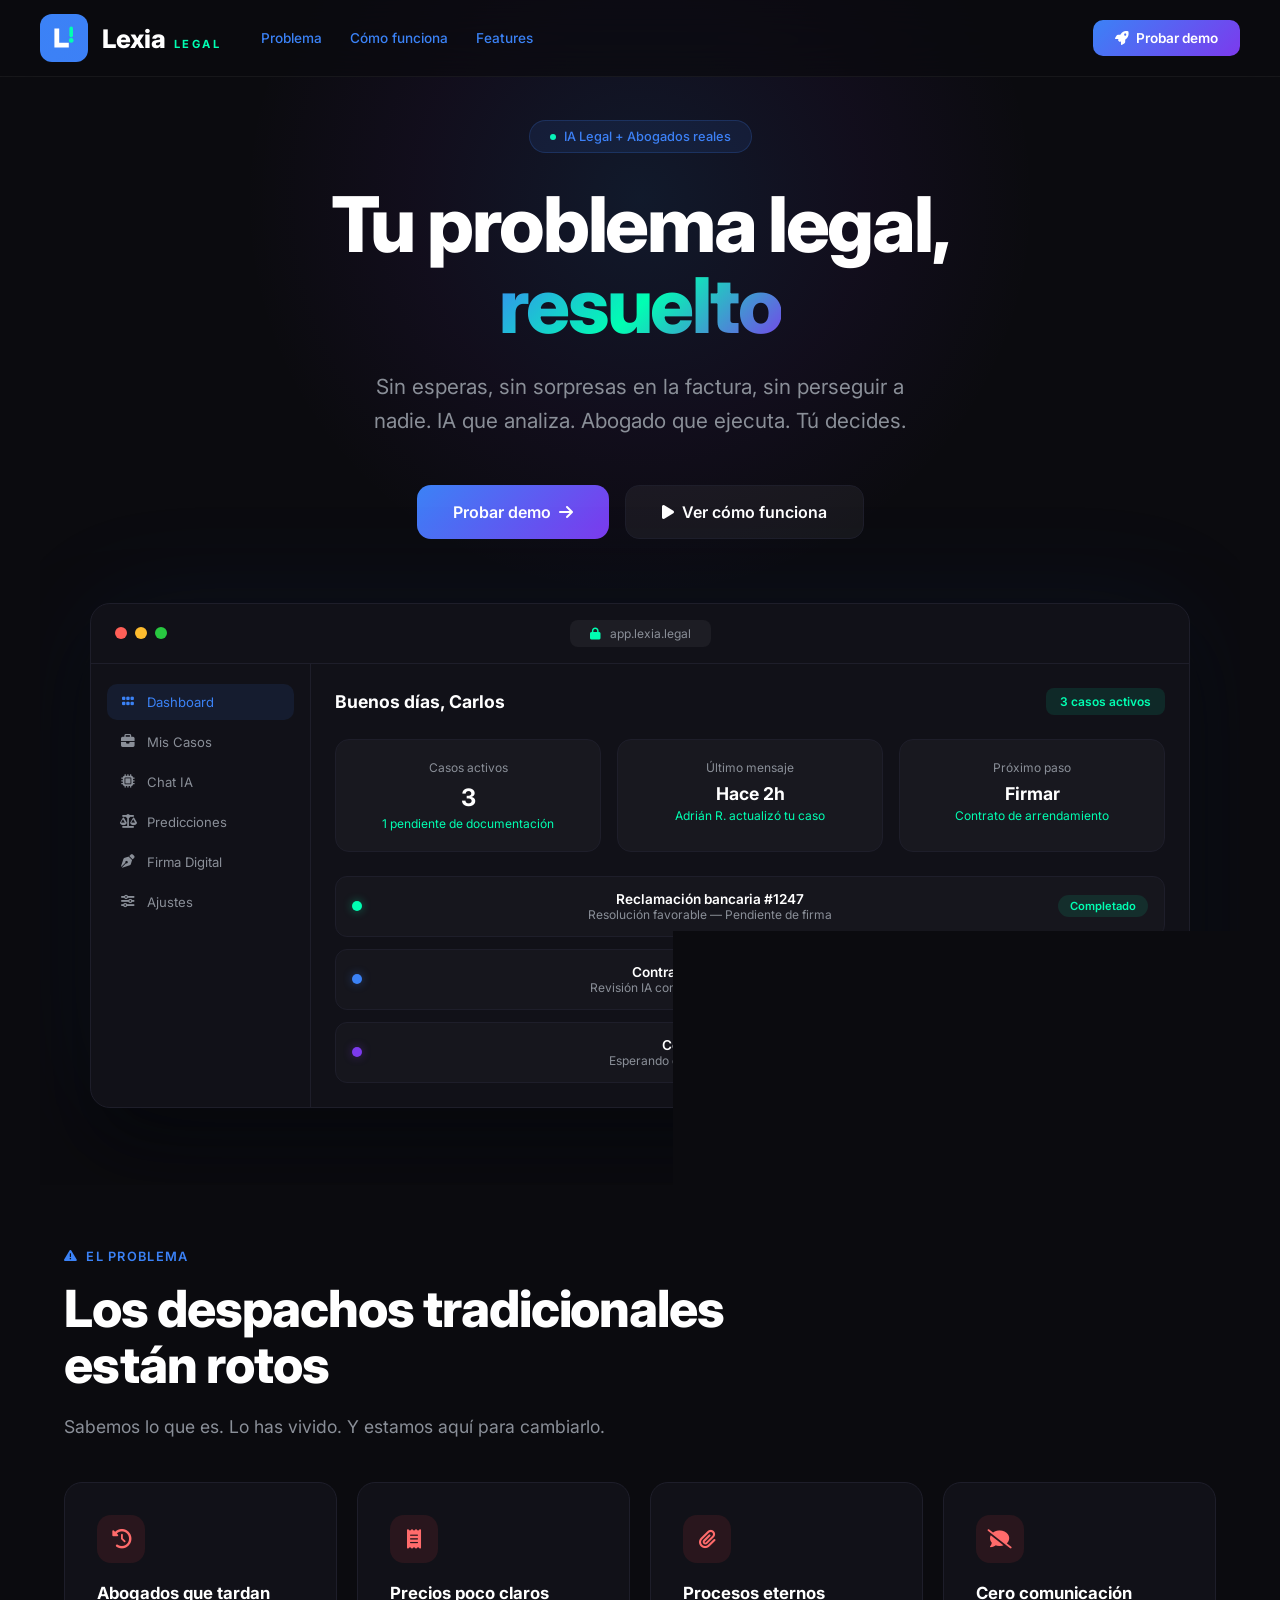
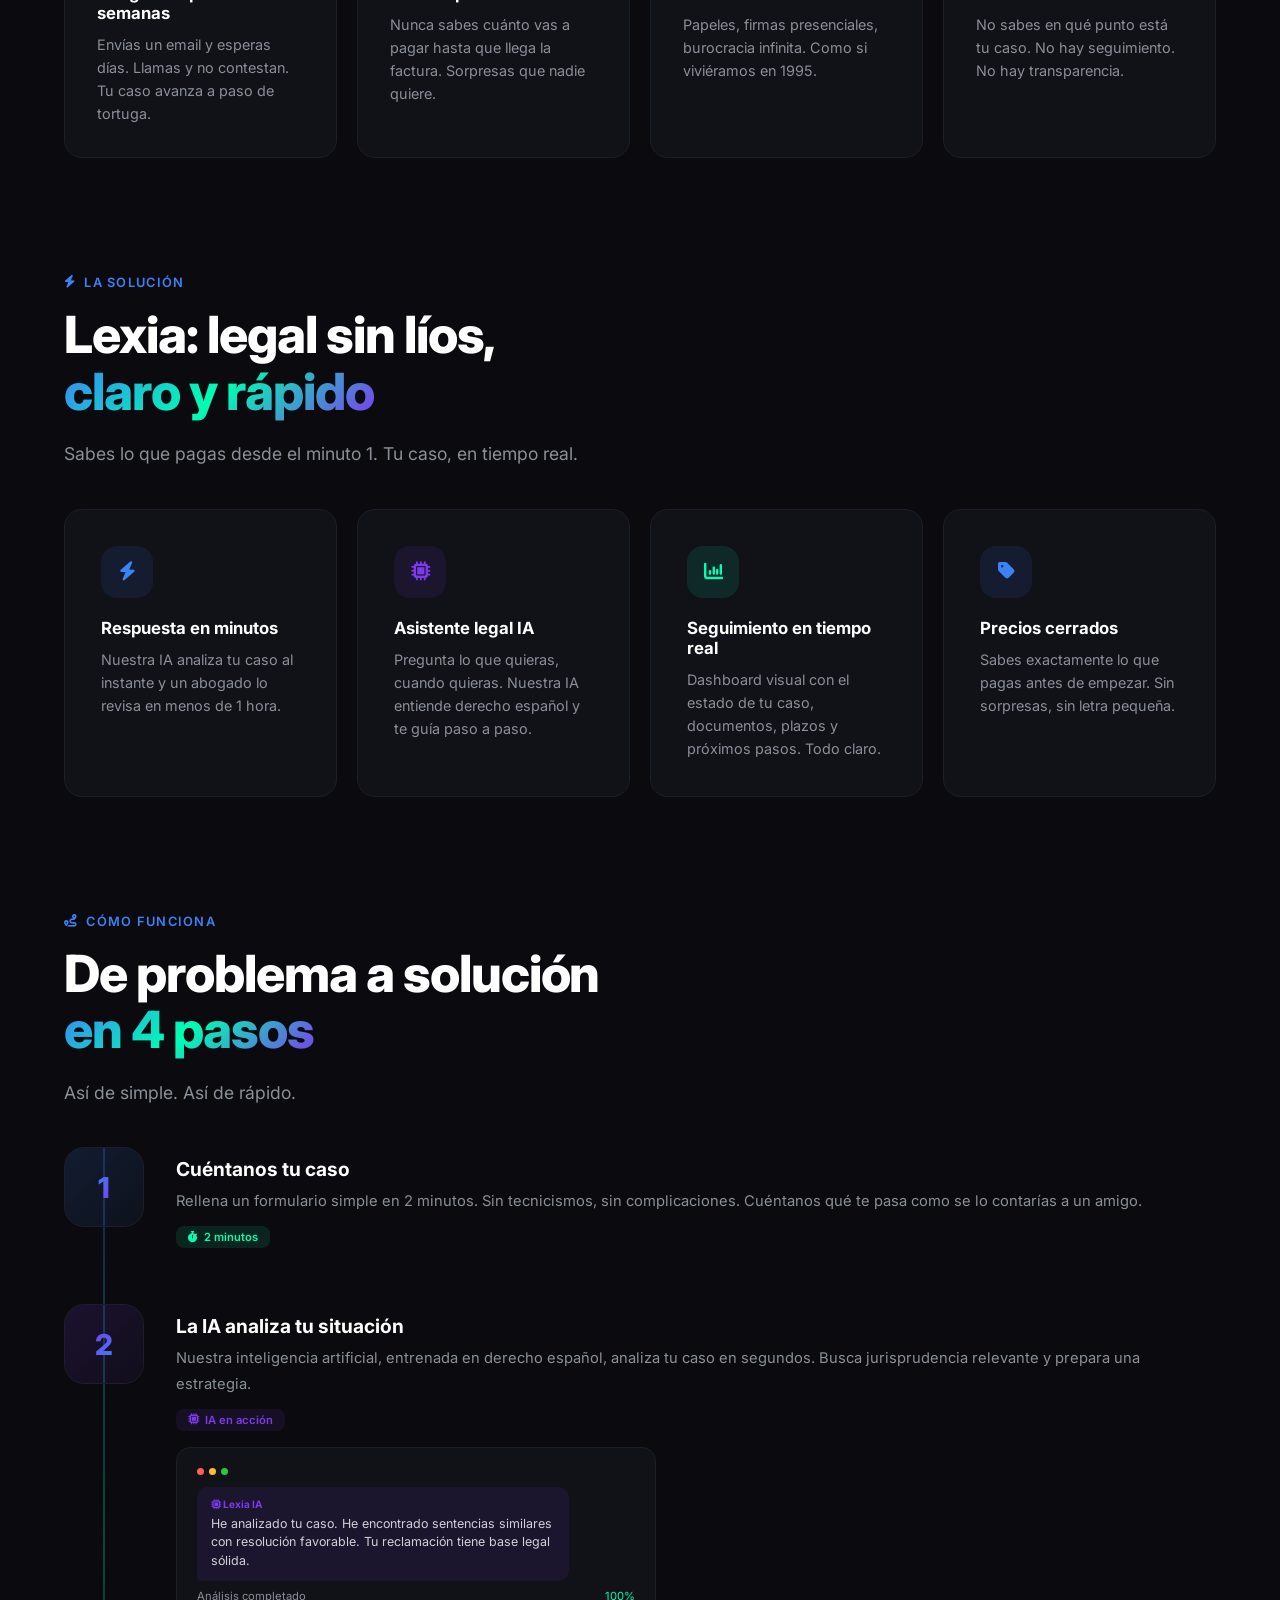
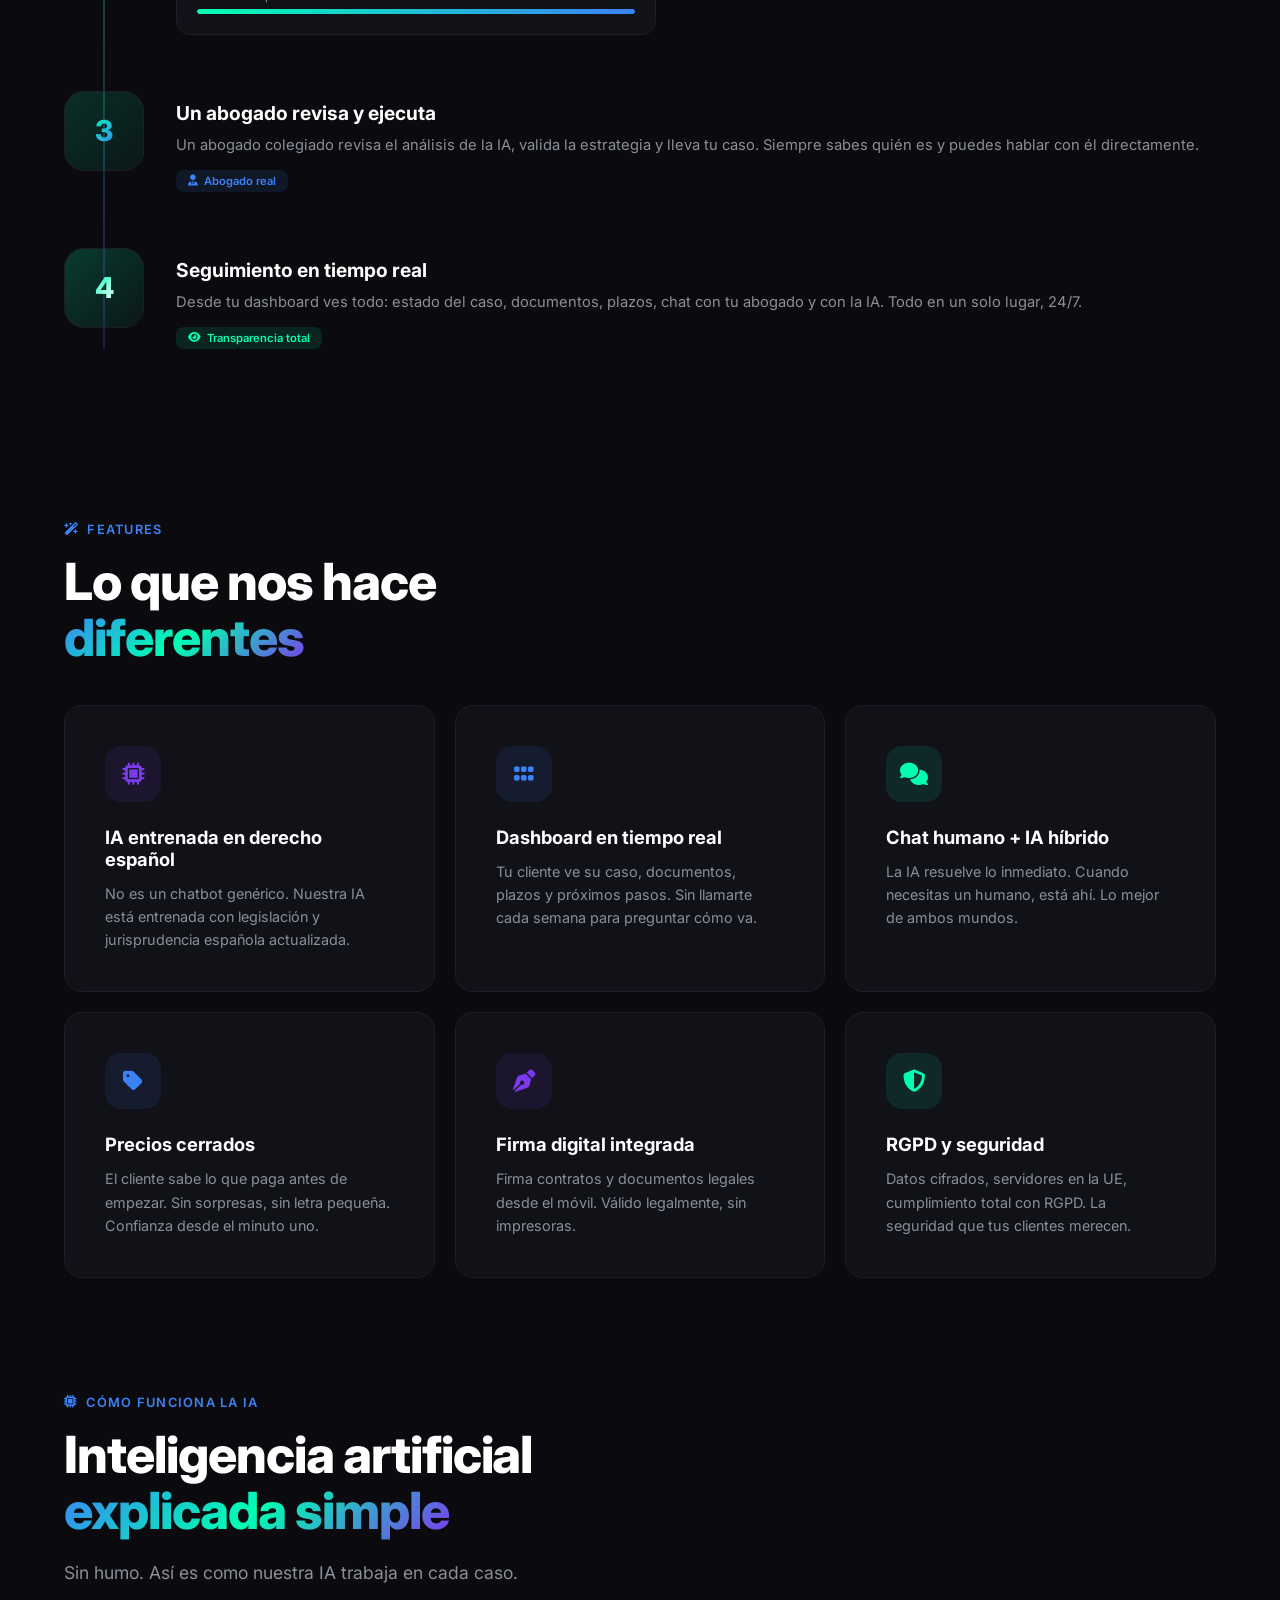
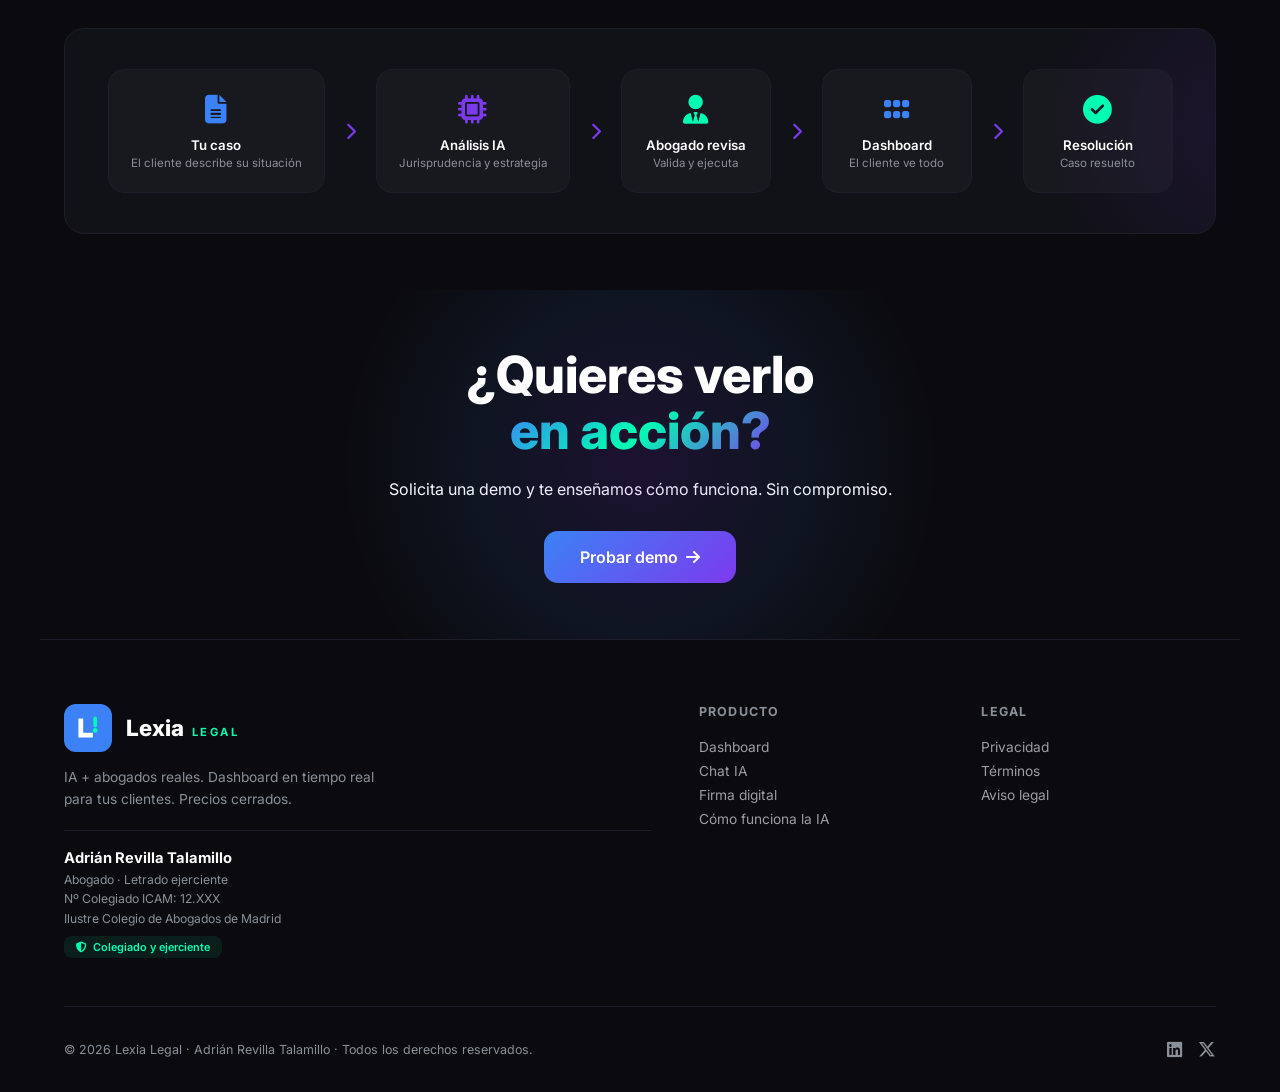
<file: index.html>
<!DOCTYPE html>
<html lang="es">
<head>
<meta charset="UTF-8">
<meta name="viewport" content="width=device-width, initial-scale=1.0">
<title>Lexia LEGAL</title>
<link href="https://cdnjs.cloudflare.com/ajax/libs/font-awesome/6.4.0/css/all.min.css" rel="stylesheet">
<link rel="stylesheet" href="assets/palette.css">
<link rel="stylesheet" href="assets/styles.css">
</head>
<body>

<!-- NAV -->
<nav id="navbar">
<a href="#" class="nl">
<svg viewBox="0 0 40 40" fill="none" xmlns="http://www.w3.org/2000/svg">
<rect width="40" height="40" rx="10" fill="url(#lg)"/>
<path d="M12 28V12h4v12h8v4H12z" fill="white"/>
<path d="M26 12v6" stroke="#00FFB2" stroke-width="3" stroke-linecap="round"/>
<circle cx="26" cy="22" r="2" fill="#00FFB2"/>
<defs><linearGradient id="lg" x1="0" y1="0" x2="40" y2="40"><stop stop-color="#3B82F6"/><stop offset="1" stop-color="#7C3AED"/></linearGradient></defs>
</svg>
<span>Lexia <span class="leg">LEGAL</span></span>
</a>
<div class="nk" id="navLinks">
<a href="#problema">Problema</a>
<a href="#como-funciona">Cómo funciona</a>
<a href="#features">Features</a>
<a href="demo.html" class="nc" style="background:linear-gradient(135deg,var(--bl),var(--vi));border:none"><i class="fas fa-rocket" style="margin-right:4px"></i> Probar demo</a>
</div>
<button class="mm" onclick="document.getElementById('navLinks').classList.toggle('open')"><i class="fas fa-bars"></i></button>
</nav>

<!-- HERO -->
<section class="hero">
<div class="hb"><span class="dot"></span> IA Legal + Abogados reales</div>
<h1>Tu problema legal, <span class="gradient-text">resuelto</span></h1>
<p>Sin esperas, sin sorpresas en la factura, sin perseguir a nadie. IA que analiza. Abogado que ejecuta. Tú decides.</p>
<div class="hc">
<a href="demo.html" class="bp">Probar demo <i class="fas fa-arrow-right"></i></a>
<a href="#como-funciona" class="bs"><i class="fas fa-play"></i> Ver cómo funciona</a>
</div>

<!-- DASHBOARD MOCKUP -->
<div class="hd">
<div class="dt"><div class="dd"><span></span><span></span><span></span></div><div class="du"><i class="fas fa-lock" style="margin-right:6px;color:var(--gr)"></i> app.lexia.legal</div><div style="width:52px"></div></div>
<div class="dbody">
<div class="dsb">
<div class="dsi ac"><i class="fas fa-grip"></i> Dashboard</div>
<div class="dsi"><i class="fas fa-briefcase"></i> Mis Casos</div>
<div class="dsi"><i class="fas fa-microchip"></i> Chat IA</div>
<div class="dsi"><i class="fas fa-scale-balanced"></i> Predicciones</div>
<div class="dsi"><i class="fas fa-pen-nib"></i> Firma Digital</div>
<div class="dsi"><i class="fas fa-sliders"></i> Ajustes</div>
</div>
<div class="dcon">
<div class="dh"><h3>Buenos días, Carlos</h3><span style="background:rgba(0,255,178,.1);color:var(--gr);padding:6px 14px;border-radius:8px;font-size:.75rem;font-weight:600">3 casos activos</span></div>
<div class="dsg">
<div class="dst"><div class="lb">Casos activos</div><div class="vl">3</div><div class="ch">1 pendiente de documentación</div></div>
<div class="dst"><div class="lb">Último mensaje</div><div class="vl" style="font-size:1.1rem">Hace 2h</div><div class="ch">Adrián R. actualizó tu caso</div></div>
<div class="dst"><div class="lb">Próximo paso</div><div class="vl" style="font-size:1.1rem">Firmar</div><div class="ch">Contrato de arrendamiento</div></div>
</div>
<div class="dtl">
<div class="ti"><div class="tdo g"></div><div class="tif"><div class="tt">Reclamación bancaria #1247</div><div class="td">Resolución favorable — Pendiente de firma</div></div><span class="ts-badge ts-d">Completado</span></div>
<div class="ti"><div class="tdo b"></div><div class="tif"><div class="tt">Contrato de arrendamiento</div><div class="td">Revisión IA completada — Abogado revisando</div></div><span class="ts-badge ts-p">En curso</span></div>
<div class="ti"><div class="tdo v"></div><div class="tif"><div class="tt">Consulta laboral</div><div class="td">Esperando documentación del cliente</div></div><span class="ts-badge ts-w">Pendiente</span></div>
</div>
</div>
</div>
</div>
</section>

<!-- PROBLEM -->
<section id="problema">
<div class="rv">
<div class="sl"><i class="fas fa-triangle-exclamation"></i> El problema</div>
<div class="st">Los despachos tradicionales<br>están rotos</div>
<div class="sd">Sabemos lo que es. Lo has vivido. Y estamos aquí para cambiarlo.</div>
</div>
<div class="cg cg4">
<div class="cd red rv"><div class="ci" style="background:rgba(255,68,68,.1);color:#FF6B6B"><i class="fas fa-clock-rotate-left"></i></div><h4>Abogados que tardan semanas</h4><p>Envías un email y esperas días. Llamas y no contestan. Tu caso avanza a paso de tortuga.</p></div>
<div class="cd red rv"><div class="ci" style="background:rgba(255,68,68,.1);color:#FF6B6B"><i class="fas fa-receipt"></i></div><h4>Precios poco claros</h4><p>Nunca sabes cuánto vas a pagar hasta que llega la factura. Sorpresas que nadie quiere.</p></div>
<div class="cd red rv"><div class="ci" style="background:rgba(255,68,68,.1);color:#FF6B6B"><i class="fas fa-paperclip"></i></div><h4>Procesos eternos</h4><p>Papeles, firmas presenciales, burocracia infinita. Como si viviéramos en 1995.</p></div>
<div class="cd red rv"><div class="ci" style="background:rgba(255,68,68,.1);color:#FF6B6B"><i class="fas fa-comment-slash"></i></div><h4>Cero comunicación</h4><p>No sabes en qué punto está tu caso. No hay seguimiento. No hay transparencia.</p></div>
</div>
</section>

<!-- SOLUTION -->
<section id="solucion">
<div class="rv">
<div class="sl"><i class="fas fa-bolt"></i> La solución</div>
<div class="st">Lexia: legal sin líos,<br><span class="gradient-text">claro y rápido</span></div>
<div class="sd">Sabes lo que pagas desde el minuto 1. Tu caso, en tiempo real.</div>
</div>
<div class="cg cg4">
<div class="cd blue rv" style="padding:36px"><div class="ci" style="width:52px;height:52px;border-radius:16px;background:rgba(59,130,246,.1);color:var(--bl)"><i class="fas fa-bolt"></i></div><h4>Respuesta en minutos</h4><p>Nuestra IA analiza tu caso al instante y un abogado lo revisa en menos de 1 hora.</p></div>
<div class="cd blue rv" style="padding:36px"><div class="ci" style="width:52px;height:52px;border-radius:16px;background:rgba(124,58,237,.1);color:var(--vi)"><i class="fas fa-microchip"></i></div><h4>Asistente legal IA</h4><p>Pregunta lo que quieras, cuando quieras. Nuestra IA entiende derecho español y te guía paso a paso.</p></div>
<div class="cd blue rv" style="padding:36px"><div class="ci" style="width:52px;height:52px;border-radius:16px;background:rgba(0,255,178,.1);color:var(--gr)"><i class="fas fa-chart-column"></i></div><h4>Seguimiento en tiempo real</h4><p>Dashboard visual con el estado de tu caso, documentos, plazos y próximos pasos. Todo claro.</p></div>
<div class="cd blue rv" style="padding:36px"><div class="ci" style="width:52px;height:52px;border-radius:16px;background:rgba(59,130,246,.1);color:var(--bl)"><i class="fas fa-tag"></i></div><h4>Precios cerrados</h4><p>Sabes exactamente lo que pagas antes de empezar. Sin sorpresas, sin letra pequeña.</p></div>
</div>
</section>

<!-- HOW IT WORKS -->
<section id="como-funciona">
<div class="rv">
<div class="sl"><i class="fas fa-route"></i> Cómo funciona</div>
<div class="st">De problema a solución<br><span class="gradient-text">en 4 pasos</span></div>
<div class="sd">Así de simple. Así de rápido.</div>
</div>
<div class="steps rv">
<div class="steps-line"></div>

<div class="si">
<div class="sn" style="background:linear-gradient(135deg,rgba(59,130,246,.15),rgba(59,130,246,.05))"><span style="background:linear-gradient(135deg,var(--bl),var(--vi));-webkit-background-clip:text;-webkit-text-fill-color:transparent">1</span></div>
<div class="sc">
<h4>Cuéntanos tu caso</h4>
<p>Rellena un formulario simple en 2 minutos. Sin tecnicismos, sin complicaciones. Cuéntanos qué te pasa como se lo contarías a un amigo.</p>
<span class="stag fast"><i class="fas fa-stopwatch"></i> 2 minutos</span>
</div>
</div>

<div class="si">
<div class="sn" style="background:linear-gradient(135deg,rgba(124,58,237,.15),rgba(124,58,237,.05))"><span style="background:linear-gradient(135deg,var(--vi),var(--bl));-webkit-background-clip:text;-webkit-text-fill-color:transparent">2</span></div>
<div class="sc">
<h4>La IA analiza tu situación</h4>
<p>Nuestra inteligencia artificial, entrenada en derecho español, analiza tu caso en segundos. Busca jurisprudencia relevante y prepara una estrategia.</p>
<span class="stag ai"><i class="fas fa-microchip"></i> IA en acción</span>
<div class="smk">
<div class="smk-bar"><span></span><span></span><span></span></div>
<div class="cb a"><div class="al"><i class="fas fa-microchip"></i> Lexia IA</div>He analizado tu caso. He encontrado sentencias similares con resolución favorable. Tu reclamación tiene base legal sólida.</div>
<div style="margin-top:8px">
<div style="display:flex;justify-content:space-between;font-size:.7rem;color:var(--gy);margin-bottom:4px"><span>Análisis completado</span><span style="color:var(--gr)">100%</span></div>
<div class="mpr"><div class="mpr-f" style="width:100%"></div></div>
</div>
</div>
</div>
</div>

<div class="si">
<div class="sn" style="background:linear-gradient(135deg,rgba(0,255,178,.15),rgba(0,255,178,.05))"><span style="background:linear-gradient(135deg,var(--gr),var(--bl));-webkit-background-clip:text;-webkit-text-fill-color:transparent">3</span></div>
<div class="sc">
<h4>Un abogado revisa y ejecuta</h4>
<p>Un abogado colegiado revisa el análisis de la IA, valida la estrategia y lleva tu caso. Siempre sabes quién es y puedes hablar con él directamente.</p>
<span class="stag human"><i class="fas fa-user-tie"></i> Abogado real</span>
</div>
</div>

<div class="si">
<div class="sn" style="background:linear-gradient(135deg,rgba(0,255,178,.2),rgba(0,255,178,.05))"><span style="background:linear-gradient(135deg,var(--gr),#fff);-webkit-background-clip:text;-webkit-text-fill-color:transparent">4</span></div>
<div class="sc">
<h4>Seguimiento en tiempo real</h4>
<p>Desde tu dashboard ves todo: estado del caso, documentos, plazos, chat con tu abogado y con la IA. Todo en un solo lugar, 24/7.</p>
<span class="stag fast"><i class="fas fa-eye"></i> Transparencia total</span>
</div>
</div>

</div>
</section>

<!-- FEATURES -->
<section id="features">
<div class="rv">
<div class="sl"><i class="fas fa-wand-magic-sparkles"></i> Features</div>
<div class="st">Lo que nos hace<br><span class="gradient-text">diferentes</span></div>
</div>
<div class="cg cg3">
<div class="cd feat rv"><div class="ci lg" style="background:rgba(124,58,237,.1);color:var(--vi)"><i class="fas fa-microchip"></i></div><h4>IA entrenada en derecho español</h4><p>No es un chatbot genérico. Nuestra IA está entrenada con legislación y jurisprudencia española actualizada.</p></div>
<div class="cd feat rv"><div class="ci lg" style="background:rgba(59,130,246,.1);color:var(--bl)"><i class="fas fa-grip"></i></div><h4>Dashboard en tiempo real</h4><p>Tu cliente ve su caso, documentos, plazos y próximos pasos. Sin llamarte cada semana para preguntar cómo va.</p></div>
<div class="cd feat rv"><div class="ci lg" style="background:rgba(0,255,178,.1);color:var(--gr)"><i class="fas fa-comments"></i></div><h4>Chat humano + IA híbrido</h4><p>La IA resuelve lo inmediato. Cuando necesitas un humano, está ahí. Lo mejor de ambos mundos.</p></div>
<div class="cd feat rv"><div class="ci lg" style="background:rgba(59,130,246,.1);color:var(--bl)"><i class="fas fa-tag"></i></div><h4>Precios cerrados</h4><p>El cliente sabe lo que paga antes de empezar. Sin sorpresas, sin letra pequeña. Confianza desde el minuto uno.</p></div>
<div class="cd feat rv"><div class="ci lg" style="background:rgba(124,58,237,.1);color:var(--vi)"><i class="fas fa-pen-nib"></i></div><h4>Firma digital integrada</h4><p>Firma contratos y documentos legales desde el móvil. Válido legalmente, sin impresoras.</p></div>
<div class="cd feat rv"><div class="ci lg" style="background:rgba(0,255,178,.1);color:var(--gr)"><i class="fas fa-shield-halved"></i></div><h4>RGPD y seguridad</h4><p>Datos cifrados, servidores en la UE, cumplimiento total con RGPD. La seguridad que tus clientes merecen.</p></div>
</div>
</section>

<!-- AI SECTION -->
<section id="ia">
<div class="rv"><div class="sl"><i class="fas fa-microchip"></i> Cómo funciona la IA</div><div class="st">Inteligencia artificial<br><span class="gradient-text">explicada simple</span></div><div class="sd">Sin humo. Así es como nuestra IA trabaja en cada caso.</div></div>
<div class="aiv rv"><div class="aif">
<div class="ain"><span class="ic" style="color:var(--bl)"><i class="fas fa-file-lines"></i></span><div class="lb">Tu caso</div><div class="su">El cliente describe su situación</div></div><div class="aia"><i class="fas fa-chevron-right"></i></div>
<div class="ain"><span class="ic" style="color:var(--vi)"><i class="fas fa-microchip"></i></span><div class="lb">Análisis IA</div><div class="su">Jurisprudencia y estrategia</div></div><div class="aia"><i class="fas fa-chevron-right"></i></div>
<div class="ain"><span class="ic" style="color:var(--gr)"><i class="fas fa-user-tie"></i></span><div class="lb">Abogado revisa</div><div class="su">Valida y ejecuta</div></div><div class="aia"><i class="fas fa-chevron-right"></i></div>
<div class="ain"><span class="ic" style="color:var(--bl)"><i class="fas fa-grip"></i></span><div class="lb">Dashboard</div><div class="su">El cliente ve todo</div></div><div class="aia"><i class="fas fa-chevron-right"></i></div>
<div class="ain"><span class="ic" style="color:var(--gr)"><i class="fas fa-circle-check"></i></span><div class="lb">Resolución</div><div class="su">Caso resuelto</div></div>
</div></div>
</section>

<!-- FINAL CTA -->
<div class="fcta" id="contacto">
<div class="rv">
<h2>¿Quieres verlo<br><span class="gradient-text">en acción?</span></h2>
<p>Solicita una demo y te enseñamos cómo funciona. Sin compromiso.</p>
<div class="hc">
<a href="demo.html" class="bp">Probar demo <i class="fas fa-arrow-right"></i></a>
</div>
</div>
</div>

<!-- FOOTER -->
<footer>
<div class="fgrid">
<div class="fbrand">
<a href="#" class="nl" style="margin-bottom:8px;font-size:1.4rem">
<svg viewBox="0 0 40 40" fill="none" xmlns="http://www.w3.org/2000/svg" width="36" height="36"><rect width="40" height="40" rx="10" fill="url(#lg2)"/><path d="M12 28V12h4v12h8v4H12z" fill="white"/><path d="M26 12v6" stroke="#00FFB2" stroke-width="3" stroke-linecap="round"/><circle cx="26" cy="22" r="2" fill="#00FFB2"/><defs><linearGradient id="lg2" x1="0" y1="0" x2="40" y2="40"><stop stop-color="#3B82F6"/><stop offset="1" stop-color="#7C3AED"/></linearGradient></defs></svg>
<span>Lexia <span class="leg">LEGAL</span></span>
</a>
<p>IA + abogados reales. Dashboard en tiempo real para tus clientes. Precios cerrados.</p>
<div class="flaw">
<div class="flaw-n">Adrián Revilla Talamillo</div>
<div class="flaw-i">Abogado · Letrado ejerciente<br>Nº Colegiado ICAM: 12.XXX<br>Ilustre Colegio de Abogados de Madrid</div>
<div class="flaw-b"><i class="fas fa-shield-halved"></i> Colegiado y ejerciente</div>
</div>
</div>
<div class="fcol"><h5>Producto</h5><a href="#features">Dashboard</a><a href="#features">Chat IA</a><a href="#features">Firma digital</a><a href="#ia">Cómo funciona la IA</a></div>
<div class="fcol"><h5>Legal</h5><a href="#">Privacidad</a><a href="#">Términos</a><a href="#">Aviso legal</a></div>
</div>
<div class="fbot">
<span>&copy; 2026 Lexia Legal · Adrián Revilla Talamillo · Todos los derechos reservados.</span>
<div class="fsoc"><a href="#"><i class="fab fa-linkedin"></i></a><a href="#"><i class="fab fa-x-twitter"></i></a></div>
</div>
</footer>

<script>
const rvs=document.querySelectorAll('.rv');const obs=new IntersectionObserver(e=>{e.forEach((en,i)=>{if(en.isIntersecting){setTimeout(()=>en.target.classList.add('vis'),i*80);obs.unobserve(en.target)}})},{threshold:.1});rvs.forEach(el=>obs.observe(el));
window.addEventListener('scroll',()=>{const n=document.getElementById('navbar');n.style.borderBottomColor=window.scrollY>50?'rgba(255,255,255,.08)':'rgba(255,255,255,.05)';n.style.background=window.scrollY>50?'rgba(11,11,15,.9)':'rgba(11,11,15,.7)'});
</script>
</body>
</html>
</file>
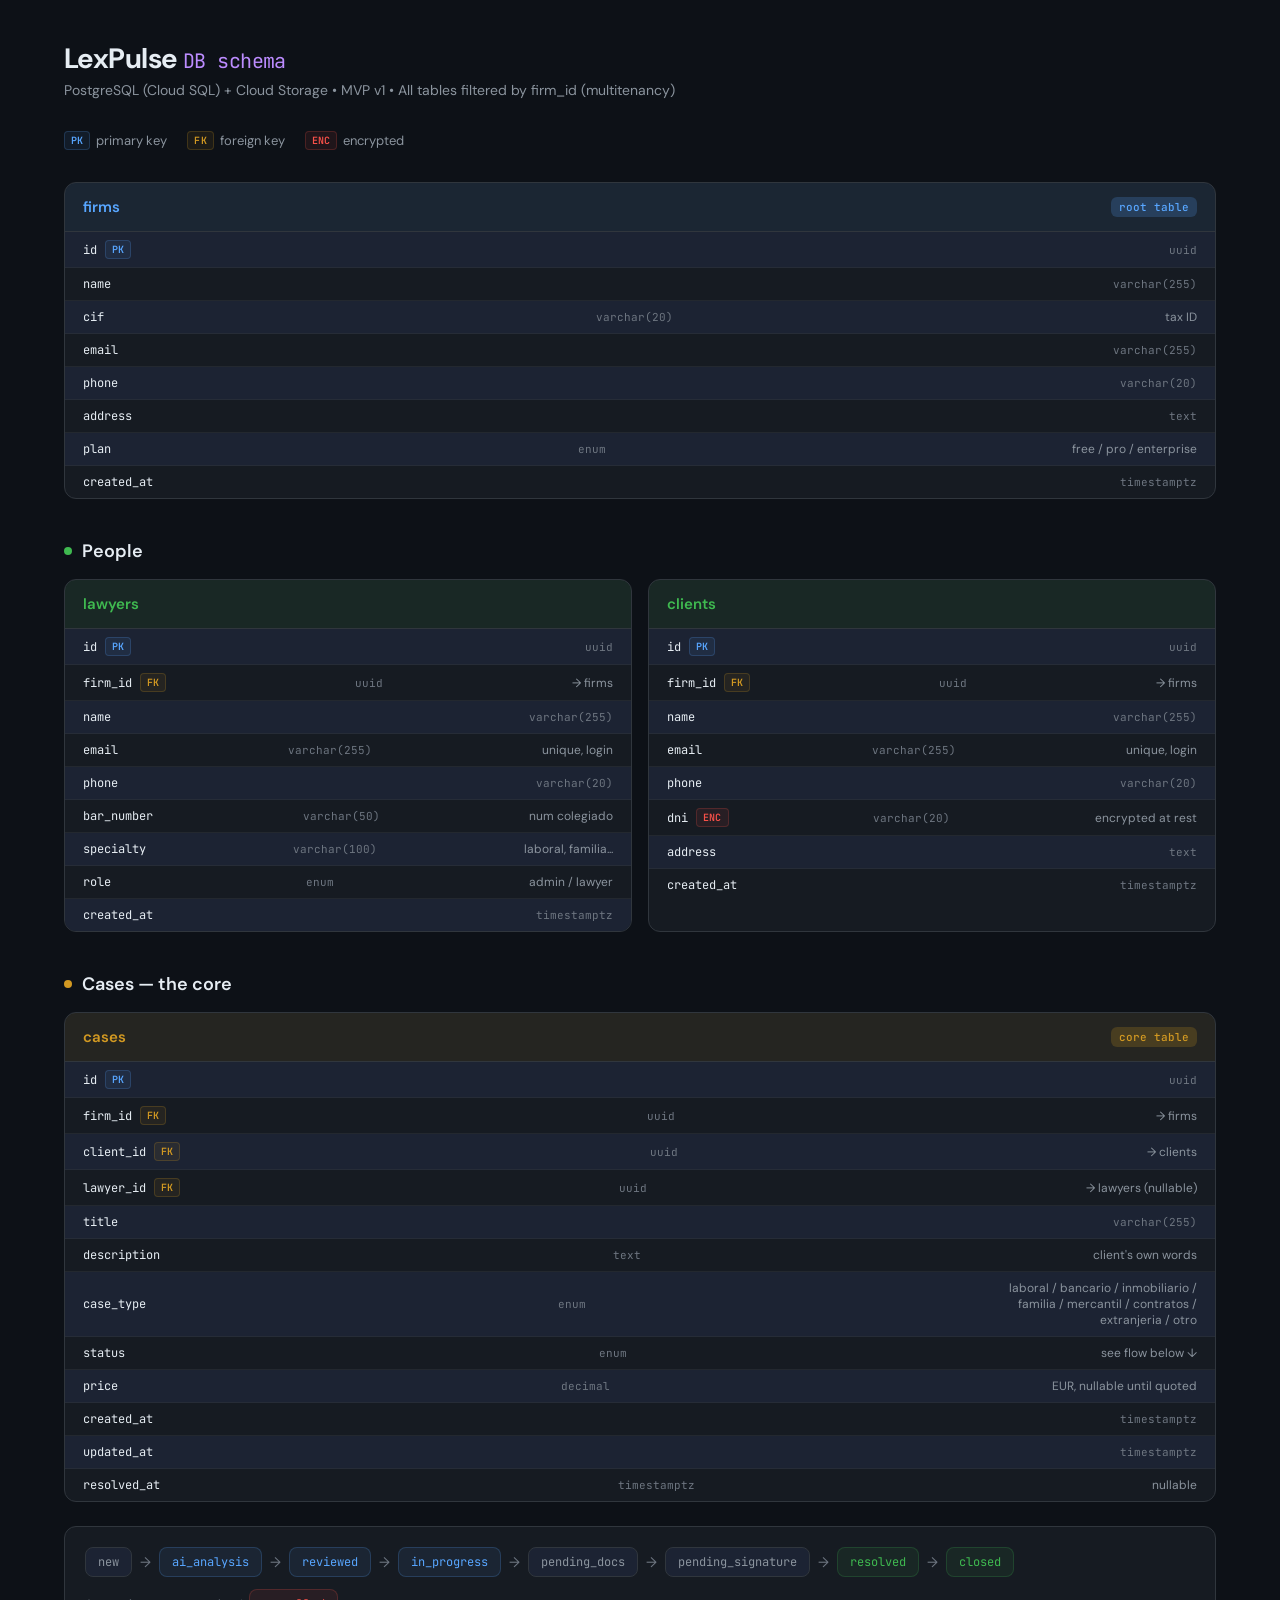
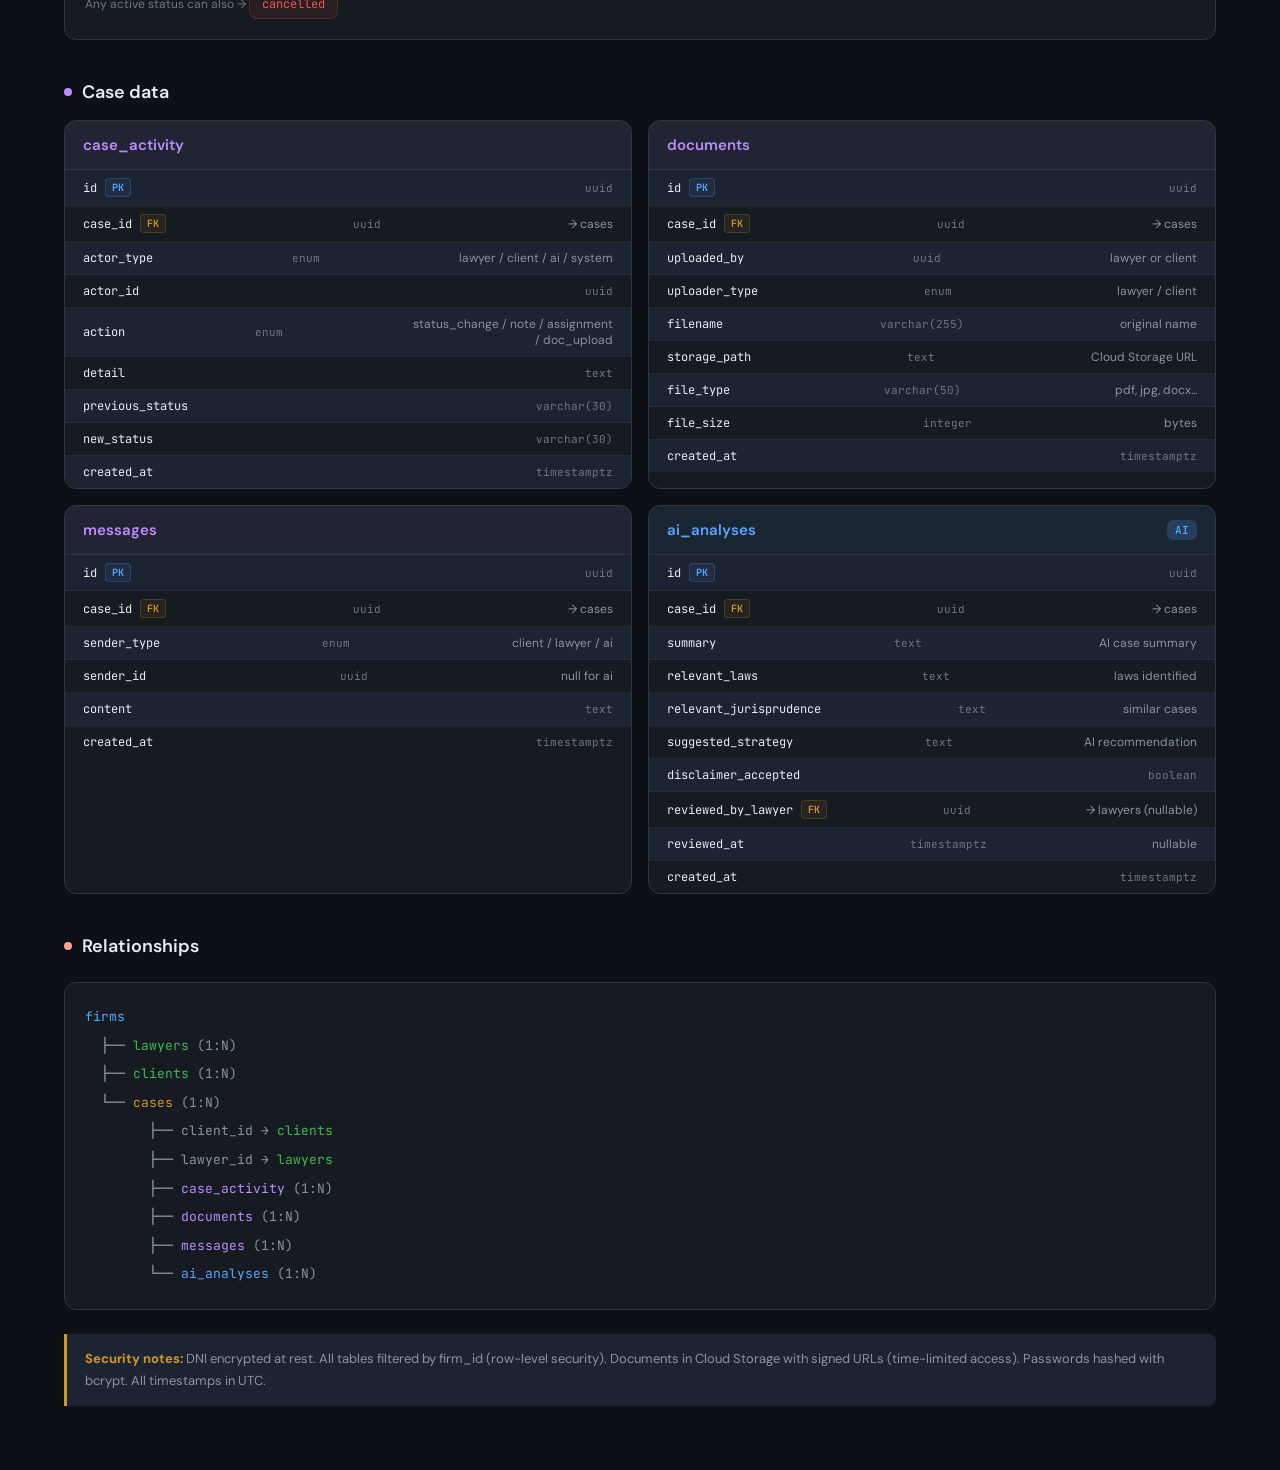
<file: db_schema.html>
<!DOCTYPE html>
<html lang="en">
<head>
<meta charset="UTF-8">
<meta name="viewport" content="width=device-width, initial-scale=1.0">
<title>LexPulse DB Schema — MVP v1</title>
<link href="https://fonts.googleapis.com/css2?family=JetBrains+Mono:wght@400;500;600&family=DM+Sans:wght@400;500;600;700&display=swap" rel="stylesheet">
<style>
*{margin:0;padding:0;box-sizing:border-box}
:root{
--bg:#0d1117;--surface:#161b22;--surface2:#1c2333;--border:#30363d;--border2:#444c56;
--text:#e6edf3;--text2:#8b949e;--text3:#6e7681;
--blue:#58a6ff;--blue-bg:rgba(88,166,255,.08);--blue-border:rgba(88,166,255,.2);
--green:#3fb950;--green-bg:rgba(63,185,80,.08);--green-border:rgba(63,185,80,.2);
--amber:#d29922;--amber-bg:rgba(210,153,34,.08);--amber-border:rgba(210,153,34,.2);
--red:#f85149;--red-bg:rgba(248,81,73,.08);--red-border:rgba(248,81,73,.2);
--purple:#bc8cff;--purple-bg:rgba(188,140,255,.08);--purple-border:rgba(188,140,255,.2);
--coral:#ffa28b;--coral-bg:rgba(255,162,139,.08);
}
body{font-family:'DM Sans',sans-serif;background:var(--bg);color:var(--text);padding:40px 24px;max-width:1200px;margin:0 auto}
h1{font-size:28px;font-weight:700;letter-spacing:-.02em;margin-bottom:4px}
.sub{color:var(--text2);font-size:14px;margin-bottom:32px}
.mono{font-family:'JetBrains Mono',monospace}

.grid{display:grid;grid-template-columns:1fr 1fr;gap:16px;margin-bottom:24px}
.full{grid-column:1/-1}
@media(max-width:768px){.grid{grid-template-columns:1fr}}

.tbl{background:var(--surface);border:1px solid var(--border);border-radius:12px;overflow:hidden;transition:border-color .2s}
.tbl:hover{border-color:var(--border2)}
.tbl-h{padding:14px 18px;font-weight:600;font-size:15px;display:flex;align-items:center;justify-content:space-between;border-bottom:1px solid var(--border)}
.tbl-h .badge{font-size:11px;font-weight:500;padding:3px 8px;border-radius:6px;font-family:'JetBrains Mono',monospace}
.tbl-r{display:flex;align-items:center;justify-content:space-between;padding:8px 18px;font-size:13px;border-bottom:1px solid rgba(48,54,61,.5)}
.tbl-r:last-child{border-bottom:none}
.tbl-r:nth-child(even){background:var(--surface2)}
.tbl-r .col-name{display:flex;align-items:center;gap:8px;font-family:'JetBrains Mono',monospace;font-size:12px}
.tbl-r .col-type{color:var(--text3);font-family:'JetBrains Mono',monospace;font-size:11px}
.tbl-r .col-note{color:var(--text2);font-size:12px;max-width:200px;text-align:right}

.tag{font-size:10px;font-weight:600;padding:2px 6px;border-radius:4px;letter-spacing:.02em;font-family:'JetBrains Mono',monospace}
.pk{background:var(--blue-bg);color:var(--blue);border:1px solid var(--blue-border)}
.fk{background:var(--amber-bg);color:var(--amber);border:1px solid var(--amber-border)}
.enc{background:var(--red-bg);color:var(--red);border:1px solid rgba(248,81,73,.2)}

.section-title{font-size:18px;font-weight:600;margin:40px 0 16px;display:flex;align-items:center;gap:10px}
.section-title .dot{width:8px;height:8px;border-radius:50%}

.status-flow{display:flex;flex-wrap:wrap;gap:8px;align-items:center;padding:20px;background:var(--surface);border:1px solid var(--border);border-radius:12px;margin-bottom:24px}
.st{font-family:'JetBrains Mono',monospace;font-size:12px;padding:6px 12px;border-radius:8px;border:1px solid var(--border);color:var(--text2);background:var(--surface2);transition:all .2s;cursor:default}
.st:hover{border-color:var(--border2);color:var(--text)}
.st.blue{background:var(--blue-bg);color:var(--blue);border-color:var(--blue-border)}
.st.green{background:var(--green-bg);color:var(--green);border-color:var(--green-border)}
.st.red{background:var(--red-bg);color:var(--red);border-color:rgba(248,81,73,.2)}
.arrow{color:var(--text3);font-size:14px}

.relations{background:var(--surface);border:1px solid var(--border);border-radius:12px;padding:20px;margin:24px 0;font-family:'JetBrains Mono',monospace;font-size:13px;line-height:2.2;color:var(--text2)}
.relations .hl{color:var(--blue)}
.relations .hl2{color:var(--green)}
.relations .hl3{color:var(--amber)}

.legend{display:flex;gap:20px;margin-bottom:32px;flex-wrap:wrap}
.legend-item{display:flex;align-items:center;gap:6px;font-size:13px;color:var(--text2)}

.note-box{background:var(--surface2);border-left:3px solid var(--amber);border-radius:0 8px 8px 0;padding:14px 18px;margin:24px 0;font-size:13px;color:var(--text2);line-height:1.7}
.note-box strong{color:var(--amber)}
</style>
</head>
<body>

<h1>LexPulse <span class="mono" style="color:var(--purple);font-weight:400;font-size:20px">DB schema</span></h1>
<p class="sub">PostgreSQL (Cloud SQL) + Cloud Storage &bull; MVP v1 &bull; All tables filtered by firm_id (multitenancy)</p>

<div class="legend">
<div class="legend-item"><span class="tag pk">PK</span> primary key</div>
<div class="legend-item"><span class="tag fk">FK</span> foreign key</div>
<div class="legend-item"><span class="tag enc">ENC</span> encrypted</div>
</div>

<!-- FIRMS -->
<div class="grid">
<div class="tbl full">
<div class="tbl-h" style="background:var(--blue-bg);color:var(--blue)">firms <span class="badge" style="background:var(--blue-border);color:var(--blue)">root table</span></div>
<div class="tbl-r"><span class="col-name">id <span class="tag pk">PK</span></span><span class="col-type">uuid</span></div>
<div class="tbl-r"><span class="col-name">name</span><span class="col-type">varchar(255)</span></div>
<div class="tbl-r"><span class="col-name">cif</span><span class="col-type">varchar(20)</span><span class="col-note">tax ID</span></div>
<div class="tbl-r"><span class="col-name">email</span><span class="col-type">varchar(255)</span></div>
<div class="tbl-r"><span class="col-name">phone</span><span class="col-type">varchar(20)</span></div>
<div class="tbl-r"><span class="col-name">address</span><span class="col-type">text</span></div>
<div class="tbl-r"><span class="col-name">plan</span><span class="col-type">enum</span><span class="col-note">free / pro / enterprise</span></div>
<div class="tbl-r"><span class="col-name">created_at</span><span class="col-type">timestamptz</span></div>
</div>
</div>

<!-- LAWYERS + CLIENTS -->
<div class="section-title"><span class="dot" style="background:var(--green)"></span> People</div>
<div class="grid">
<div class="tbl">
<div class="tbl-h" style="background:var(--green-bg);color:var(--green)">lawyers</div>
<div class="tbl-r"><span class="col-name">id <span class="tag pk">PK</span></span><span class="col-type">uuid</span></div>
<div class="tbl-r"><span class="col-name">firm_id <span class="tag fk">FK</span></span><span class="col-type">uuid</span><span class="col-note">→ firms</span></div>
<div class="tbl-r"><span class="col-name">name</span><span class="col-type">varchar(255)</span></div>
<div class="tbl-r"><span class="col-name">email</span><span class="col-type">varchar(255)</span><span class="col-note">unique, login</span></div>
<div class="tbl-r"><span class="col-name">phone</span><span class="col-type">varchar(20)</span></div>
<div class="tbl-r"><span class="col-name">bar_number</span><span class="col-type">varchar(50)</span><span class="col-note">num colegiado</span></div>
<div class="tbl-r"><span class="col-name">specialty</span><span class="col-type">varchar(100)</span><span class="col-note">laboral, familia...</span></div>
<div class="tbl-r"><span class="col-name">role</span><span class="col-type">enum</span><span class="col-note">admin / lawyer</span></div>
<div class="tbl-r"><span class="col-name">created_at</span><span class="col-type">timestamptz</span></div>
</div>

<div class="tbl">
<div class="tbl-h" style="background:var(--green-bg);color:var(--green)">clients</div>
<div class="tbl-r"><span class="col-name">id <span class="tag pk">PK</span></span><span class="col-type">uuid</span></div>
<div class="tbl-r"><span class="col-name">firm_id <span class="tag fk">FK</span></span><span class="col-type">uuid</span><span class="col-note">→ firms</span></div>
<div class="tbl-r"><span class="col-name">name</span><span class="col-type">varchar(255)</span></div>
<div class="tbl-r"><span class="col-name">email</span><span class="col-type">varchar(255)</span><span class="col-note">unique, login</span></div>
<div class="tbl-r"><span class="col-name">phone</span><span class="col-type">varchar(20)</span></div>
<div class="tbl-r"><span class="col-name">dni <span class="tag enc">ENC</span></span><span class="col-type">varchar(20)</span><span class="col-note">encrypted at rest</span></div>
<div class="tbl-r"><span class="col-name">address</span><span class="col-type">text</span></div>
<div class="tbl-r"><span class="col-name">created_at</span><span class="col-type">timestamptz</span></div>
</div>
</div>

<!-- CASES -->
<div class="section-title"><span class="dot" style="background:var(--amber)"></span> Cases — the core</div>
<div class="grid">
<div class="tbl full">
<div class="tbl-h" style="background:var(--amber-bg);color:var(--amber)">cases <span class="badge" style="background:var(--amber-border);color:var(--amber)">core table</span></div>
<div class="tbl-r"><span class="col-name">id <span class="tag pk">PK</span></span><span class="col-type">uuid</span></div>
<div class="tbl-r"><span class="col-name">firm_id <span class="tag fk">FK</span></span><span class="col-type">uuid</span><span class="col-note">→ firms</span></div>
<div class="tbl-r"><span class="col-name">client_id <span class="tag fk">FK</span></span><span class="col-type">uuid</span><span class="col-note">→ clients</span></div>
<div class="tbl-r"><span class="col-name">lawyer_id <span class="tag fk">FK</span></span><span class="col-type">uuid</span><span class="col-note">→ lawyers (nullable)</span></div>
<div class="tbl-r"><span class="col-name">title</span><span class="col-type">varchar(255)</span></div>
<div class="tbl-r"><span class="col-name">description</span><span class="col-type">text</span><span class="col-note">client's own words</span></div>
<div class="tbl-r"><span class="col-name">case_type</span><span class="col-type">enum</span><span class="col-note">laboral / bancario / inmobiliario / familia / mercantil / contratos / extranjeria / otro</span></div>
<div class="tbl-r"><span class="col-name">status</span><span class="col-type">enum</span><span class="col-note">see flow below ↓</span></div>
<div class="tbl-r"><span class="col-name">price</span><span class="col-type">decimal</span><span class="col-note">EUR, nullable until quoted</span></div>
<div class="tbl-r"><span class="col-name">created_at</span><span class="col-type">timestamptz</span></div>
<div class="tbl-r"><span class="col-name">updated_at</span><span class="col-type">timestamptz</span></div>
<div class="tbl-r"><span class="col-name">resolved_at</span><span class="col-type">timestamptz</span><span class="col-note">nullable</span></div>
</div>
</div>

<div class="status-flow">
<span class="st">new</span><span class="arrow">→</span>
<span class="st blue">ai_analysis</span><span class="arrow">→</span>
<span class="st blue">reviewed</span><span class="arrow">→</span>
<span class="st blue">in_progress</span><span class="arrow">→</span>
<span class="st">pending_docs</span><span class="arrow">→</span>
<span class="st">pending_signature</span><span class="arrow">→</span>
<span class="st green">resolved</span><span class="arrow">→</span>
<span class="st green">closed</span>
<span style="width:100%;font-size:12px;color:var(--text3);margin-top:4px">Any active status can also → <span class="st red" style="display:inline-flex">cancelled</span></span>
</div>

<!-- CASE CHILDREN -->
<div class="section-title"><span class="dot" style="background:var(--purple)"></span> Case data</div>
<div class="grid">
<div class="tbl">
<div class="tbl-h" style="background:var(--purple-bg);color:var(--purple)">case_activity</div>
<div class="tbl-r"><span class="col-name">id <span class="tag pk">PK</span></span><span class="col-type">uuid</span></div>
<div class="tbl-r"><span class="col-name">case_id <span class="tag fk">FK</span></span><span class="col-type">uuid</span><span class="col-note">→ cases</span></div>
<div class="tbl-r"><span class="col-name">actor_type</span><span class="col-type">enum</span><span class="col-note">lawyer / client / ai / system</span></div>
<div class="tbl-r"><span class="col-name">actor_id</span><span class="col-type">uuid</span></div>
<div class="tbl-r"><span class="col-name">action</span><span class="col-type">enum</span><span class="col-note">status_change / note / assignment / doc_upload</span></div>
<div class="tbl-r"><span class="col-name">detail</span><span class="col-type">text</span></div>
<div class="tbl-r"><span class="col-name">previous_status</span><span class="col-type">varchar(30)</span></div>
<div class="tbl-r"><span class="col-name">new_status</span><span class="col-type">varchar(30)</span></div>
<div class="tbl-r"><span class="col-name">created_at</span><span class="col-type">timestamptz</span></div>
</div>

<div class="tbl">
<div class="tbl-h" style="background:var(--purple-bg);color:var(--purple)">documents</div>
<div class="tbl-r"><span class="col-name">id <span class="tag pk">PK</span></span><span class="col-type">uuid</span></div>
<div class="tbl-r"><span class="col-name">case_id <span class="tag fk">FK</span></span><span class="col-type">uuid</span><span class="col-note">→ cases</span></div>
<div class="tbl-r"><span class="col-name">uploaded_by</span><span class="col-type">uuid</span><span class="col-note">lawyer or client</span></div>
<div class="tbl-r"><span class="col-name">uploader_type</span><span class="col-type">enum</span><span class="col-note">lawyer / client</span></div>
<div class="tbl-r"><span class="col-name">filename</span><span class="col-type">varchar(255)</span><span class="col-note">original name</span></div>
<div class="tbl-r"><span class="col-name">storage_path</span><span class="col-type">text</span><span class="col-note">Cloud Storage URL</span></div>
<div class="tbl-r"><span class="col-name">file_type</span><span class="col-type">varchar(50)</span><span class="col-note">pdf, jpg, docx...</span></div>
<div class="tbl-r"><span class="col-name">file_size</span><span class="col-type">integer</span><span class="col-note">bytes</span></div>
<div class="tbl-r"><span class="col-name">created_at</span><span class="col-type">timestamptz</span></div>
</div>

<div class="tbl">
<div class="tbl-h" style="background:var(--purple-bg);color:var(--purple)">messages</div>
<div class="tbl-r"><span class="col-name">id <span class="tag pk">PK</span></span><span class="col-type">uuid</span></div>
<div class="tbl-r"><span class="col-name">case_id <span class="tag fk">FK</span></span><span class="col-type">uuid</span><span class="col-note">→ cases</span></div>
<div class="tbl-r"><span class="col-name">sender_type</span><span class="col-type">enum</span><span class="col-note">client / lawyer / ai</span></div>
<div class="tbl-r"><span class="col-name">sender_id</span><span class="col-type">uuid</span><span class="col-note">null for ai</span></div>
<div class="tbl-r"><span class="col-name">content</span><span class="col-type">text</span></div>
<div class="tbl-r"><span class="col-name">created_at</span><span class="col-type">timestamptz</span></div>
</div>

<div class="tbl">
<div class="tbl-h" style="background:var(--blue-bg);color:var(--blue)">ai_analyses <span class="badge" style="background:var(--blue-border);color:var(--blue)">AI</span></div>
<div class="tbl-r"><span class="col-name">id <span class="tag pk">PK</span></span><span class="col-type">uuid</span></div>
<div class="tbl-r"><span class="col-name">case_id <span class="tag fk">FK</span></span><span class="col-type">uuid</span><span class="col-note">→ cases</span></div>
<div class="tbl-r"><span class="col-name">summary</span><span class="col-type">text</span><span class="col-note">AI case summary</span></div>
<div class="tbl-r"><span class="col-name">relevant_laws</span><span class="col-type">text</span><span class="col-note">laws identified</span></div>
<div class="tbl-r"><span class="col-name">relevant_jurisprudence</span><span class="col-type">text</span><span class="col-note">similar cases</span></div>
<div class="tbl-r"><span class="col-name">suggested_strategy</span><span class="col-type">text</span><span class="col-note">AI recommendation</span></div>
<div class="tbl-r"><span class="col-name">disclaimer_accepted</span><span class="col-type">boolean</span></div>
<div class="tbl-r"><span class="col-name">reviewed_by_lawyer <span class="tag fk">FK</span></span><span class="col-type">uuid</span><span class="col-note">→ lawyers (nullable)</span></div>
<div class="tbl-r"><span class="col-name">reviewed_at</span><span class="col-type">timestamptz</span><span class="col-note">nullable</span></div>
<div class="tbl-r"><span class="col-name">created_at</span><span class="col-type">timestamptz</span></div>
</div>
</div>

<!-- RELATIONSHIPS -->
<div class="section-title"><span class="dot" style="background:var(--coral)"></span> Relationships</div>
<div class="relations">
<span class="hl">firms</span><br>
&nbsp;&nbsp;├── <span class="hl2">lawyers</span> (1:N)<br>
&nbsp;&nbsp;├── <span class="hl2">clients</span> (1:N)<br>
&nbsp;&nbsp;└── <span class="hl3">cases</span> (1:N)<br>
&nbsp;&nbsp;&nbsp;&nbsp;&nbsp;&nbsp;&nbsp;&nbsp;├── client_id → <span class="hl2">clients</span><br>
&nbsp;&nbsp;&nbsp;&nbsp;&nbsp;&nbsp;&nbsp;&nbsp;├── lawyer_id → <span class="hl2">lawyers</span><br>
&nbsp;&nbsp;&nbsp;&nbsp;&nbsp;&nbsp;&nbsp;&nbsp;├── <span style="color:var(--purple)">case_activity</span> (1:N)<br>
&nbsp;&nbsp;&nbsp;&nbsp;&nbsp;&nbsp;&nbsp;&nbsp;├── <span style="color:var(--purple)">documents</span> (1:N)<br>
&nbsp;&nbsp;&nbsp;&nbsp;&nbsp;&nbsp;&nbsp;&nbsp;├── <span style="color:var(--purple)">messages</span> (1:N)<br>
&nbsp;&nbsp;&nbsp;&nbsp;&nbsp;&nbsp;&nbsp;&nbsp;└── <span class="hl">ai_analyses</span> (1:N)
</div>

<div class="note-box">
<strong>Security notes:</strong> DNI encrypted at rest. All tables filtered by firm_id (row-level security). Documents in Cloud Storage with signed URLs (time-limited access). Passwords hashed with bcrypt. All timestamps in UTC.
</div>

</body>
</html>
</file>
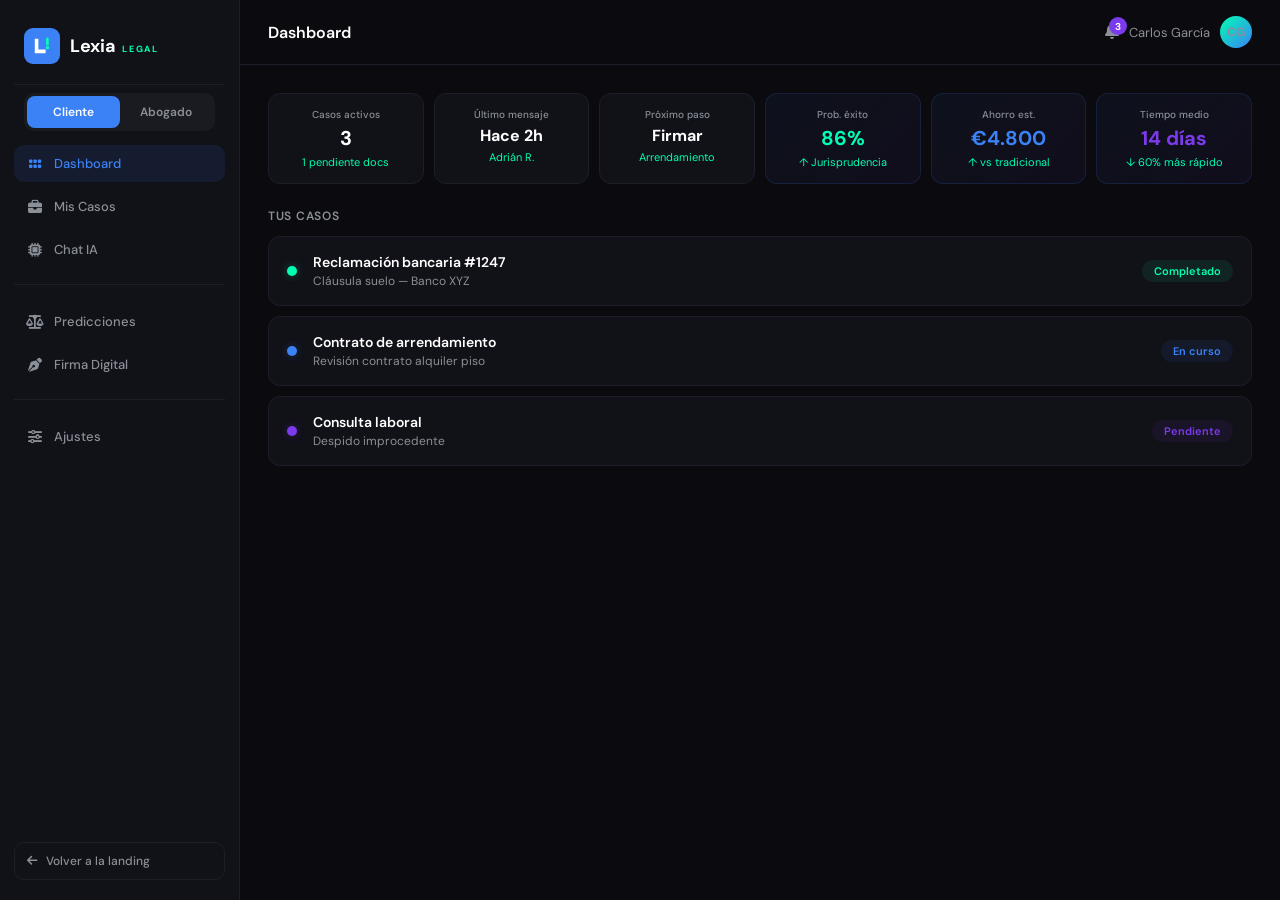
<file: demo.html>
<!DOCTYPE html>
<html lang="es">
<head>
<meta charset="UTF-8">
<meta name="viewport" content="width=device-width, initial-scale=1.0">
<title>Lexia — Demo App</title>
<link href="https://cdnjs.cloudflare.com/ajax/libs/font-awesome/6.4.0/css/all.min.css" rel="stylesheet">
<link href="https://fonts.googleapis.com/css2?family=DM+Sans:wght@400;500;600;700&display=swap" rel="stylesheet">
<style>
:root{--bk:#0B0B0F;--bl:#3B82F6;--gr:#00FFB2;--vi:#7C3AED;--wh:#FFFFFF;--gy:#8A8F98;--dc:#111118;--db:#1E1E2A;--sidebar:240px}
*{margin:0;padding:0;box-sizing:border-box}
body{font-family:'DM Sans',sans-serif;background:var(--bk);color:var(--wh);height:100vh;overflow:hidden;-webkit-font-smoothing:antialiased}
.app{display:grid;grid-template-columns:var(--sidebar) 1fr;height:100vh}

/* SIDEBAR */
.sidebar{background:var(--dc);border-right:1px solid var(--db);padding:20px 14px;display:flex;flex-direction:column;gap:4px;overflow-y:auto}
.sidebar-brand{display:flex;align-items:center;gap:10px;padding:8px 10px 20px;margin-bottom:4px;border-bottom:1px solid var(--db);text-decoration:none;color:var(--wh)}
.sidebar-brand svg{width:36px;height:36px;flex-shrink:0}
.sidebar-brand span{font-weight:700;font-size:18px}
.sidebar-brand .leg{font-size:9px;font-weight:700;letter-spacing:.2em;color:var(--gr);text-transform:uppercase;margin-left:2px}
.nav-item{display:flex;align-items:center;gap:10px;padding:10px 12px;border-radius:10px;font-size:13px;font-weight:500;color:var(--gy);cursor:pointer;transition:all .15s;margin-top:2px}
.nav-item:hover{background:rgba(255,255,255,.04);color:var(--wh)}
.nav-item.active{background:rgba(59,130,246,.1);color:var(--bl)}
.nav-item i{width:18px;text-align:center;font-size:14px}
.nav-divider{height:1px;background:var(--db);margin:12px 0}
.toggle-bar{display:flex;align-items:center;gap:0;background:rgba(255,255,255,.04);border-radius:10px;padding:3px;margin:0 10px 8px}
.toggle-btn{flex:1;text-align:center;padding:8px 0;border-radius:8px;font-size:12px;font-weight:600;color:var(--gy);cursor:pointer;transition:all .2s}
.toggle-btn.active{background:var(--bl);color:#fff}
.back-landing{display:flex;align-items:center;gap:8px;padding:10px 12px;border-radius:10px;font-size:12px;font-weight:500;color:var(--gy);cursor:pointer;transition:all .15s;text-decoration:none;margin-top:auto;border:1px solid var(--db)}
.back-landing:hover{background:rgba(255,255,255,.04);color:var(--wh);border-color:rgba(255,255,255,.1)}
.back-landing i{font-size:12px}

/* MAIN */
.main{display:flex;flex-direction:column;overflow:hidden}
.topbar{display:flex;align-items:center;justify-content:space-between;padding:16px 28px;border-bottom:1px solid var(--db);flex-shrink:0}
.topbar-title{font-size:16px;font-weight:600}
.topbar-user{display:flex;align-items:center;gap:10px;font-size:13px;color:var(--gy)}
.avatar{width:32px;height:32px;border-radius:50%;display:flex;align-items:center;justify-content:center;font-weight:700;font-size:12px;flex-shrink:0}
.av-client{background:linear-gradient(135deg,var(--gr),var(--bl))}
.av-lawyer{background:linear-gradient(135deg,var(--bl),var(--vi))}
.content{flex:1;overflow-y:auto;padding:28px}
.screen{display:none}.screen.visible{display:block}

/* STATS */
.stats{display:grid;grid-template-columns:repeat(6,1fr);gap:10px;margin-bottom:24px}
.stat{background:var(--dc);border:1px solid var(--db);border-radius:12px;padding:14px 10px;text-align:center}
.stat.gradient{background:linear-gradient(135deg,rgba(59,130,246,.06),rgba(124,58,237,.06));border-color:rgba(59,130,246,.15)}
.stat-label{font-size:10px;color:var(--gy);margin-bottom:4px;font-weight:500}
.stat-value{font-size:20px;font-weight:700}
.stat-value-gr{color:var(--gr)}
.stat-value-bl{color:var(--bl)}
.stat-value-vi{color:var(--vi)}
.stat-sub{font-size:11px;color:var(--gr);margin-top:4px}

/* CASE LIST */
.case-list{display:flex;flex-direction:column;gap:10px}
.case-row{display:flex;align-items:center;gap:16px;padding:16px 18px;background:var(--dc);border:1px solid var(--db);border-radius:12px;cursor:pointer;transition:all .15s}
.case-row:hover{border-color:rgba(255,255,255,.1);transform:translateY(-1px)}
.case-dot{width:10px;height:10px;border-radius:50%;flex-shrink:0}
.dot-green{background:var(--gr);box-shadow:0 0 8px rgba(0,255,178,.3)}
.dot-blue{background:var(--bl);box-shadow:0 0 8px rgba(59,130,246,.3)}
.dot-violet{background:var(--vi);box-shadow:0 0 8px rgba(124,58,237,.3)}
.dot-amber{background:#d29922;box-shadow:0 0 8px rgba(210,153,34,.3)}
.case-info{flex:1}.case-title{font-size:14px;font-weight:600;margin-bottom:2px}.case-sub{font-size:12px;color:var(--gy)}
.case-badge{font-size:11px;font-weight:600;padding:4px 12px;border-radius:100px}
.badge-done{background:rgba(0,255,178,.08);color:var(--gr)}
.badge-progress{background:rgba(59,130,246,.08);color:var(--bl)}
.badge-pending{background:rgba(124,58,237,.08);color:var(--vi)}
.badge-review{background:rgba(210,153,34,.08);color:#d29922}

/* FILTERS */
.filters{display:flex;gap:6px;margin-bottom:20px}
.filter-btn{padding:7px 16px;border-radius:8px;font-size:12px;font-weight:600;color:var(--gy);background:rgba(255,255,255,.03);border:1px solid var(--db);cursor:pointer;transition:all .15s;font-family:inherit}
.filter-btn:hover{border-color:rgba(255,255,255,.1);color:var(--wh)}
.filter-btn.active{background:rgba(59,130,246,.1);border-color:rgba(59,130,246,.2);color:var(--bl)}
.case-count{font-size:12px;color:var(--gy);margin-bottom:14px}

/* DETAIL */
.detail-header{display:flex;align-items:center;justify-content:space-between;margin-bottom:24px}
.back-btn{display:flex;align-items:center;gap:6px;font-size:13px;color:var(--gy);cursor:pointer;transition:color .15s;background:none;border:none;font-family:inherit}
.back-btn:hover{color:var(--wh)}
.detail-title{font-size:20px;font-weight:700}
.detail-tabs{display:flex;gap:0;border-bottom:1px solid var(--db);margin-bottom:24px}
.dtab{padding:10px 20px;font-size:13px;font-weight:500;color:var(--gy);cursor:pointer;border-bottom:2px solid transparent;transition:all .15s}
.dtab:hover{color:var(--wh)}
.dtab.active{color:var(--bl);border-bottom-color:var(--bl)}
.tab-panel{display:none}.tab-panel.visible{display:block}

/* TIMELINE */
.timeline{position:relative;padding-left:28px}
.timeline::before{content:'';position:absolute;left:7px;top:4px;bottom:4px;width:2px;background:var(--db);border-radius:1px}
.tl-item{position:relative;margin-bottom:20px}.tl-item:last-child{margin-bottom:0}
.tl-dot{position:absolute;left:-28px;top:3px;width:16px;height:16px;border-radius:50%;border:2px solid var(--db);background:var(--bk)}
.tl-dot.ai{border-color:var(--vi);background:rgba(124,58,237,.15)}
.tl-dot.lawyer{border-color:var(--bl);background:rgba(59,130,246,.15)}
.tl-dot.client{border-color:var(--gr);background:rgba(0,255,178,.15)}
.tl-dot.system{border-color:var(--gy);background:rgba(255,255,255,.05)}
.tl-time{font-size:11px;color:var(--gy);margin-bottom:2px}
.tl-text{font-size:13px;line-height:1.5}
.tl-actor{font-size:11px;font-weight:600;margin-bottom:2px}
.tl-actor.ai{color:var(--vi)}.tl-actor.lawyer{color:var(--bl)}.tl-actor.client{color:var(--gr)}

/* DOCS */
.doc-list{display:flex;flex-direction:column;gap:8px}
.doc-row{display:flex;align-items:center;gap:12px;padding:12px 16px;background:var(--dc);border:1px solid var(--db);border-radius:10px}
.doc-icon{width:36px;height:36px;border-radius:8px;display:flex;align-items:center;justify-content:center;font-size:14px}
.doc-icon.pdf{background:rgba(248,81,73,.08);color:#f85149}
.doc-icon.doc{background:rgba(124,58,237,.08);color:var(--vi)}
.doc-info{flex:1}.doc-name{font-size:13px;font-weight:500}.doc-meta{font-size:11px;color:var(--gy)}

/* AI CARD */
.ai-card{background:rgba(124,58,237,.04);border:1px solid rgba(124,58,237,.12);border-radius:12px;padding:20px;margin-bottom:16px}
.ai-card-header{display:flex;align-items:center;justify-content:space-between;margin-bottom:14px}
.ai-card-title{font-size:14px;font-weight:600;display:flex;align-items:center;gap:8px}
.ai-card-title i{color:var(--vi)}
.ai-section{margin-bottom:16px}.ai-section:last-child{margin-bottom:0}
.ai-section-label{font-size:11px;font-weight:600;color:var(--vi);text-transform:uppercase;letter-spacing:.04em;margin-bottom:6px}
.ai-section-text{font-size:13px;color:rgba(255,255,255,.8);line-height:1.6}
.ai-law-item{background:rgba(59,130,246,.05);border:1px solid rgba(59,130,246,.1);border-radius:8px;padding:10px 14px;margin-bottom:6px}
.ai-law-ref{font-size:12px;font-weight:600;color:var(--bl)}.ai-law-desc{font-size:11px;color:var(--gy);margin-top:2px}
.ai-case-item{background:rgba(0,255,178,.03);border:1px solid rgba(0,255,178,.08);border-radius:8px;padding:10px 14px;margin-bottom:6px}
.ai-case-ref{font-size:12px;font-weight:600;color:var(--gr)}.ai-case-desc{font-size:11px;color:var(--gy);margin-top:2px}
.ai-strategy-step{display:flex;gap:10px;margin-bottom:10px;font-size:13px;color:rgba(255,255,255,.8);line-height:1.5}
.ai-strategy-num{width:22px;height:22px;border-radius:6px;background:rgba(124,58,237,.1);color:var(--vi);display:flex;align-items:center;justify-content:center;font-size:11px;font-weight:700;flex-shrink:0;margin-top:1px}
.validate-btn{display:inline-flex;align-items:center;gap:8px;padding:10px 20px;border-radius:8px;font-size:13px;font-weight:600;background:linear-gradient(135deg,var(--bl),var(--vi));color:#fff;border:none;cursor:pointer;transition:all .2s;margin-top:8px;font-family:inherit}
.validate-btn:hover{transform:translateY(-1px);box-shadow:0 4px 16px rgba(59,130,246,.3)}
.ai-disclaimer{font-size:11px;color:var(--gy);padding:10px 12px;background:rgba(255,255,255,.02);border-radius:8px;margin-top:12px;line-height:1.5}

/* CHAT */
.chat-container{display:flex;flex-direction:column;height:calc(100vh - 220px);max-height:500px}
.chat-messages{flex:1;overflow-y:auto;display:flex;flex-direction:column;gap:10px;padding-bottom:16px}
.msg{max-width:80%;padding:12px 16px;border-radius:12px;font-size:13px;line-height:1.6}
.msg-ai{background:rgba(124,58,237,.08);border:1px solid rgba(124,58,237,.1);align-self:flex-start;border-bottom-left-radius:4px}
.msg-lawyer{background:rgba(59,130,246,.08);border:1px solid rgba(59,130,246,.1);align-self:flex-start;border-bottom-left-radius:4px}
.msg-client{background:rgba(0,255,178,.06);border:1px solid rgba(0,255,178,.08);align-self:flex-end;border-bottom-right-radius:4px}
.msg-sender{font-size:11px;font-weight:600;margin-bottom:4px}
.msg-sender.ai{color:var(--vi)}.msg-sender.lawyer{color:var(--bl)}.msg-sender.client{color:var(--gr)}
.msg-time{font-size:10px;color:var(--gy);margin-top:4px}
.chat-input{display:flex;gap:8px;padding-top:12px;border-top:1px solid var(--db)}
.chat-input input{flex:1;padding:12px 16px;border-radius:10px;background:rgba(255,255,255,.04);border:1px solid var(--db);color:#fff;font-size:13px;font-family:inherit;outline:none}
.chat-input input:focus{border-color:var(--bl)}
.chat-input button{padding:12px 20px;border-radius:10px;background:var(--bl);color:#fff;border:none;cursor:pointer;font-size:13px;font-family:inherit;font-weight:600}

/* LAWYER METRICS */
.metrics-grid{display:grid;grid-template-columns:repeat(4,1fr);gap:14px;margin-bottom:24px}
.metric{background:var(--dc);border:1px solid var(--db);border-radius:12px;padding:18px 20px;text-align:center}
.metric-value{font-size:28px;font-weight:700}.metric-label{font-size:11px;color:var(--gy);margin-top:4px}
.section-label{font-size:12px;font-weight:600;color:var(--gy);text-transform:uppercase;letter-spacing:.06em;margin-bottom:12px}

/* NOTIFICATIONS */
.notif-wrap{position:relative;cursor:pointer}
.notif-badge{position:absolute;top:-6px;right:-8px;width:18px;height:18px;border-radius:50%;background:var(--vi);color:#fff;font-size:10px;font-weight:700;display:flex;align-items:center;justify-content:center}
.notif-dropdown{display:none;position:absolute;top:36px;right:-60px;width:340px;background:var(--dc);border:1px solid var(--db);border-radius:12px;overflow:hidden;z-index:100;box-shadow:0 16px 48px rgba(0,0,0,.5)}
.notif-dropdown.open{display:block}
.notif-header{padding:14px 16px;font-size:13px;font-weight:600;border-bottom:1px solid var(--db)}
.notif-item{display:flex;gap:10px;padding:12px 16px;border-bottom:1px solid rgba(255,255,255,.03);transition:background .15s;cursor:pointer}
.notif-item:hover{background:rgba(255,255,255,.03)}
.notif-item:last-child{border-bottom:none}
.notif-item.unread{background:rgba(124,58,237,.04)}
.notif-icon{width:32px;height:32px;border-radius:8px;background:rgba(255,255,255,.04);display:flex;align-items:center;justify-content:center;font-size:13px;flex-shrink:0}
.notif-body{flex:1}
.notif-text{font-size:12px;line-height:1.4;color:rgba(255,255,255,.85)}
.notif-time{font-size:10px;color:var(--gy);margin-top:2px}

/* TYPING ANIMATION */
.typing-dots{display:flex;gap:4px;padding:4px 0}
.typing-dots span{width:6px;height:6px;border-radius:50%;background:var(--vi);opacity:.4;animation:typingBounce .8s ease-in-out infinite}
.typing-dots span:nth-child(2){animation-delay:.15s}
.typing-dots span:nth-child(3){animation-delay:.3s}
@keyframes typingBounce{0%,100%{opacity:.4;transform:translateY(0)}50%{opacity:1;transform:translateY(-4px)}}

@media(max-width:768px){
.app{grid-template-columns:1fr}
.sidebar{display:none}
.mobile-header{display:flex!important;align-items:center;justify-content:space-between;padding:12px 16px;border-bottom:1px solid var(--db);background:var(--dc)}
.mobile-brand{display:flex;align-items:center;gap:8px;text-decoration:none;color:var(--wh);font-weight:700;font-size:15px}
.mobile-brand svg{width:28px;height:28px}
.mobile-brand .leg{font-size:8px;font-weight:700;letter-spacing:.18em;color:var(--gr);text-transform:uppercase;margin-left:2px}
.mobile-toggle{display:flex;gap:0;background:rgba(255,255,255,.04);border-radius:8px;padding:2px}
.mobile-toggle .toggle-btn{padding:6px 14px;font-size:11px;border-radius:6px}
.mobile-nav{display:flex!important;justify-content:space-around;align-items:center;padding:10px 0;border-top:1px solid var(--db);background:var(--dc);position:fixed;bottom:0;left:0;right:0;z-index:100}
.mnav-item{padding:8px 16px;color:var(--gy);font-size:18px;cursor:pointer;transition:color .15s;border-radius:8px}
.mnav-item:hover,.mnav-item.active{color:var(--bl)}
.main{padding-bottom:60px}
.stats{grid-template-columns:repeat(3,1fr)!important}
.topbar{padding:12px 16px}
.content{padding:16px}
.detail-tabs{overflow-x:auto;flex-wrap:nowrap}
.dtab{white-space:nowrap;padding:10px 14px;font-size:12px}
.filters{flex-wrap:wrap}
.chat-container{max-height:360px!important}
.notif-dropdown{right:-120px;width:300px}
.case-row{flex-wrap:wrap;gap:10px}
.ai-strategy-step{font-size:12px}
}
</style>
</head>
<body>
<div class="app">

<!-- SIDEBAR -->
<div class="sidebar">
<a href="index.html" class="sidebar-brand">
<svg viewBox="0 0 40 40" fill="none" xmlns="http://www.w3.org/2000/svg"><rect width="40" height="40" rx="10" fill="url(#lg)"/><path d="M12 28V12h4v12h8v4H12z" fill="white"/><path d="M26 12v6" stroke="#00FFB2" stroke-width="3" stroke-linecap="round"/><circle cx="26" cy="22" r="2" fill="#00FFB2"/><defs><linearGradient id="lg" x1="0" y1="0" x2="40" y2="40"><stop stop-color="#3B82F6"/><stop offset="1" stop-color="#7C3AED"/></linearGradient></defs></svg>
<span>Lexia <span class="leg">LEGAL</span></span>
</a>
<div class="toggle-bar">
<div class="toggle-btn active" onclick="switchView('client')">Cliente</div>
<div class="toggle-btn" onclick="switchView('lawyer')">Abogado</div>
</div>
<div class="nav-item active" data-nav="dashboard" onclick="goTo('dashboard')"><i class="fas fa-grip"></i> Dashboard</div>
<div class="nav-item" data-nav="cases" onclick="goTo('cases')"><i class="fas fa-briefcase"></i> Mis Casos</div>
<div class="nav-item" data-nav="chat" onclick="goTo('chat')"><i class="fas fa-microchip"></i> Chat IA</div>
<div class="nav-divider"></div>
<div class="nav-item" data-nav="predictions" onclick="goTo('predictions')"><i class="fas fa-scale-balanced"></i> Predicciones</div>
<div class="nav-item" data-nav="signature" onclick="goTo('signature')"><i class="fas fa-pen-nib"></i> Firma Digital</div>
<div class="nav-divider"></div>
<div class="nav-item" data-nav="settings" onclick="goTo('settings')"><i class="fas fa-sliders"></i> Ajustes</div>
<a href="index.html" class="back-landing"><i class="fas fa-arrow-left"></i> Volver a la landing</a>
</div>

<!-- MOBILE HEADER (hidden on desktop) -->
<div class="mobile-header" style="display:none">
<a href="index.html" class="mobile-brand">
<svg viewBox="0 0 40 40" fill="none" xmlns="http://www.w3.org/2000/svg"><rect width="40" height="40" rx="10" fill="url(#lg2)"/><path d="M12 28V12h4v12h8v4H12z" fill="white"/><path d="M26 12v6" stroke="#00FFB2" stroke-width="3" stroke-linecap="round"/><circle cx="26" cy="22" r="2" fill="#00FFB2"/><defs><linearGradient id="lg2" x1="0" y1="0" x2="40" y2="40"><stop stop-color="#3B82F6"/><stop offset="1" stop-color="#7C3AED"/></linearGradient></defs></svg>
<span>Lexia <span class="leg">LEGAL</span></span>
</a>
<div class="mobile-toggle">
<div class="toggle-btn active" onclick="switchView('client')">Cliente</div>
<div class="toggle-btn" onclick="switchView('lawyer')">Abogado</div>
</div>
</div>

<!-- MOBILE NAV (hidden on desktop) -->
<div class="mobile-nav" style="display:none">
<div class="mnav-item active" data-nav="dashboard" onclick="goTo('dashboard')"><i class="fas fa-grip"></i></div>
<div class="mnav-item" data-nav="cases" onclick="goTo('cases')"><i class="fas fa-briefcase"></i></div>
<div class="mnav-item" data-nav="chat" onclick="goTo('chat')"><i class="fas fa-microchip"></i></div>
<div class="mnav-item" data-nav="predictions" onclick="goTo('predictions')"><i class="fas fa-scale-balanced"></i></div>
<div class="mnav-item" data-nav="settings" onclick="goTo('settings')"><i class="fas fa-sliders"></i></div>
</div>

<!-- MAIN -->
<div class="main">
<div class="topbar">
<div class="topbar-title" id="topbarTitle">Dashboard</div>
<div class="topbar-user">
<div class="notif-wrap" onclick="toggleNotif()">
<i class="fas fa-bell" style="font-size:16px;color:var(--gy);cursor:pointer"></i>
<span class="notif-badge">3</span>
<div class="notif-dropdown" id="notifDrop">
<div class="notif-header">Notificaciones</div>
<div class="notif-item unread"><div class="notif-icon" style="color:var(--bl)"><i class="fas fa-user-tie"></i></div><div class="notif-body"><div class="notif-text">Adrián R. actualizó tu caso de arrendamiento</div><div class="notif-time">Hace 2 horas</div></div></div>
<div class="notif-item unread"><div class="notif-icon" style="color:var(--vi)"><i class="fas fa-file-lines"></i></div><div class="notif-body"><div class="notif-text">Nuevo documento subido: Respuesta Banco XYZ.pdf</div><div class="notif-time">Hace 5 horas</div></div></div>
<div class="notif-item unread"><div class="notif-icon" style="color:var(--gr)"><i class="fas fa-microchip"></i></div><div class="notif-body"><div class="notif-text">Lexia IA completó el análisis de tu consulta laboral</div><div class="notif-time">Ayer</div></div></div>
<div class="notif-item"><div class="notif-icon" style="color:var(--gy)"><i class="fas fa-circle-check"></i></div><div class="notif-body"><div class="notif-text">Caso #1247 marcado como completado</div><div class="notif-time">28 mar</div></div></div>
</div>
</div>
<span id="userName">Carlos García</span><div class="avatar av-client" id="userAvatar">CG</div></div>
</div>
<div class="content">

<!-- ===== CLIENT DASHBOARD ===== -->
<div class="screen visible" id="client-dashboard">
<div class="stats">
<div class="stat"><div class="stat-label">Casos activos</div><div class="stat-value">3</div><div class="stat-sub">1 pendiente docs</div></div>
<div class="stat"><div class="stat-label">Último mensaje</div><div class="stat-value" style="font-size:16px">Hace 2h</div><div class="stat-sub">Adrián R.</div></div>
<div class="stat"><div class="stat-label">Próximo paso</div><div class="stat-value" style="font-size:16px">Firmar</div><div class="stat-sub">Arrendamiento</div></div>
<div class="stat gradient"><div class="stat-label">Prob. éxito</div><div class="stat-value stat-value-gr">86%</div><div class="stat-sub">↑ Jurisprudencia</div></div>
<div class="stat gradient"><div class="stat-label">Ahorro est.</div><div class="stat-value stat-value-bl">€4.800</div><div class="stat-sub">↑ vs tradicional</div></div>
<div class="stat gradient"><div class="stat-label">Tiempo medio</div><div class="stat-value stat-value-vi">14 días</div><div class="stat-sub">↓ 60% más rápido</div></div>
</div>
<div class="section-label">Tus casos</div>
<div class="case-list">
<div class="case-row" onclick="openCase('bancario')"><div class="case-dot dot-green"></div><div class="case-info"><div class="case-title">Reclamación bancaria #1247</div><div class="case-sub">Cláusula suelo — Banco XYZ</div></div><span class="case-badge badge-done">Completado</span></div>
<div class="case-row" onclick="openCase('arrendamiento')"><div class="case-dot dot-blue"></div><div class="case-info"><div class="case-title">Contrato de arrendamiento</div><div class="case-sub">Revisión contrato alquiler piso</div></div><span class="case-badge badge-progress">En curso</span></div>
<div class="case-row" onclick="openCase('laboral')"><div class="case-dot dot-violet"></div><div class="case-info"><div class="case-title">Consulta laboral</div><div class="case-sub">Despido improcedente</div></div><span class="case-badge badge-pending">Pendiente</span></div>
</div>
</div>

<!-- ===== CLIENT: MIS CASOS (filtered) ===== -->
<div class="screen" id="client-cases">
<div class="filters">
<button class="filter-btn active" onclick="filterCases('all',this)">Todos</button>
<button class="filter-btn" onclick="filterCases('active',this)">Activos</button>
<button class="filter-btn" onclick="filterCases('pending',this)">Pendientes</button>
<button class="filter-btn" onclick="filterCases('closed',this)">Cerrados</button>
</div>
<div class="case-count" id="caseCount">3 casos</div>
<div class="case-list" id="clientCaseList">
<div class="case-row" data-status="closed" onclick="openCase('bancario')"><div class="case-dot dot-green"></div><div class="case-info"><div class="case-title">Reclamación bancaria #1247</div><div class="case-sub">Cláusula suelo — Banco XYZ · 15 mar 2026</div></div><span class="case-badge badge-done">Completado</span></div>
<div class="case-row" data-status="active" onclick="openCase('arrendamiento')"><div class="case-dot dot-blue"></div><div class="case-info"><div class="case-title">Contrato de arrendamiento</div><div class="case-sub">Revisión contrato alquiler · 20 mar 2026</div></div><span class="case-badge badge-progress">En curso</span></div>
<div class="case-row" data-status="pending" onclick="openCase('laboral')"><div class="case-dot dot-violet"></div><div class="case-info"><div class="case-title">Consulta laboral</div><div class="case-sub">Despido improcedente · 1 abr 2026</div></div><span class="case-badge badge-pending">Pendiente docs</span></div>
</div>
</div>

<!-- ===== CLIENT: CASE DETAIL — BANCARIO ===== -->
<div class="screen" id="detail-bancario">
<div class="detail-header"><button class="back-btn" onclick="goBack()"><i class="fas fa-arrow-left"></i> Volver</button><span class="case-badge badge-done">Completado</span></div>
<div class="detail-title">Reclamación bancaria #1247</div>
<p style="color:var(--gy);font-size:13px;margin:4px 0 20px">Cláusula suelo — Banco XYZ</p>
<div class="detail-tabs" id="tabs-bancario">
<div class="dtab active" onclick="showTab('bancario','timeline')">Timeline</div>
<div class="dtab" onclick="showTab('bancario','docs')">Documentos</div>
<div class="dtab" onclick="showTab('bancario','analysis')">Análisis IA</div>
<div class="dtab" onclick="showTab('bancario','chat')">Chat</div>
</div>
<div class="tab-panel visible" data-case="bancario" data-tab="timeline">
<div class="timeline">
<div class="tl-item"><div class="tl-dot system"></div><div class="tl-time">15 mar · 09:12</div><div class="tl-actor">Sistema</div><div class="tl-text">Caso creado por Carlos García</div></div>
<div class="tl-item"><div class="tl-dot ai"></div><div class="tl-time">15 mar · 09:13</div><div class="tl-actor ai">Lexia IA</div><div class="tl-text">Análisis completado. Base legal sólida. Jurisprudencia favorable.</div></div>
<div class="tl-item"><div class="tl-dot lawyer"></div><div class="tl-time">15 mar · 11:45</div><div class="tl-actor lawyer">Adrián R.</div><div class="tl-text">Análisis validado. Precio cerrado: €350</div></div>
<div class="tl-item"><div class="tl-dot client"></div><div class="tl-time">15 mar · 14:20</div><div class="tl-actor client">Carlos García</div><div class="tl-text">Precio aceptado. Caso en marcha.</div></div>
<div class="tl-item"><div class="tl-dot lawyer"></div><div class="tl-time">18 mar · 10:30</div><div class="tl-actor lawyer">Adrián R.</div><div class="tl-text">Reclamación extrajudicial enviada al Banco XYZ.</div></div>
<div class="tl-item"><div class="tl-dot lawyer"></div><div class="tl-time">28 mar · 16:15</div><div class="tl-actor lawyer">Adrián R.</div><div class="tl-text">Banco acepta devolución €4.800. Caso resuelto.</div></div>
<div class="tl-item"><div class="tl-dot system"></div><div class="tl-time">28 mar · 16:20</div><div class="tl-actor">Sistema</div><div class="tl-text">Pendiente de firma digital</div></div>
</div>
</div>
<div class="tab-panel" data-case="bancario" data-tab="docs">
<div class="doc-list">
<div class="doc-row"><div class="doc-icon pdf"><i class="fas fa-file-pdf"></i></div><div class="doc-info"><div class="doc-name">Contrato hipoteca original.pdf</div><div class="doc-meta">Carlos · 15 mar · 2.4 MB</div></div></div>
<div class="doc-row"><div class="doc-icon pdf"><i class="fas fa-file-pdf"></i></div><div class="doc-info"><div class="doc-name">Reclamación extrajudicial.pdf</div><div class="doc-meta">Adrián R. · 18 mar · 340 KB</div></div></div>
<div class="doc-row"><div class="doc-icon pdf"><i class="fas fa-file-pdf"></i></div><div class="doc-info"><div class="doc-name">Respuesta Banco XYZ.pdf</div><div class="doc-meta">Adrián R. · 28 mar · 520 KB</div></div></div>
<div class="doc-row"><div class="doc-icon doc"><i class="fas fa-file-lines"></i></div><div class="doc-info"><div class="doc-name">Acuerdo de devolución — firma pendiente</div><div class="doc-meta">Sistema · 28 mar · 180 KB</div></div></div>
</div>
</div>
<div class="tab-panel" data-case="bancario" data-tab="analysis">
<div class="ai-card">
<div class="ai-card-header"><div class="ai-card-title"><i class="fas fa-microchip"></i> Análisis de Lexia IA</div><span class="case-badge badge-done" style="font-size:10px"><i class="fas fa-check" style="margin-right:3px"></i> Revisado</span></div>
<div class="ai-section"><div class="ai-section-label">Resumen</div><div class="ai-section-text">Hipoteca con cláusula suelo (3,25%) contratada en 2011. Importe reclamable: ~€4.800 en intereses cobrados de más. Base legal sólida según jurisprudencia del TS y TJUE.</div></div>
<div class="ai-section"><div class="ai-section-label">Legislación</div>
<div class="ai-law-item"><div class="ai-law-ref">Ley 7/1998 — Condiciones Generales de la Contratación</div><div class="ai-law-desc">Art. 5 y 7: obligación de transparencia.</div></div>
<div class="ai-law-item"><div class="ai-law-ref">RDL 1/2007 — Defensa de los Consumidores</div><div class="ai-law-desc">Art. 80-91: protección frente a cláusulas abusivas.</div></div>
</div>
<div class="ai-section"><div class="ai-section-label">Jurisprudencia</div>
<div class="ai-case-item"><div class="ai-case-ref">STS 241/2013 — Tribunal Supremo</div><div class="ai-case-desc">Doble control de transparencia para cláusulas suelo.</div></div>
<div class="ai-case-item"><div class="ai-case-ref">STJUE C-154/15, dic 2016</div><div class="ai-case-desc">Retroactividad total en devolución.</div></div>
</div>
<div class="ai-section"><div class="ai-section-label">Estrategia</div>
<div class="ai-strategy-step"><div class="ai-strategy-num">1</div><div>Reclamación extrajudicial al banco.</div></div>
<div class="ai-strategy-step"><div class="ai-strategy-num">2</div><div>Plazo 2 meses. Si rechaza → vía judicial.</div></div>
<div class="ai-strategy-step"><div class="ai-strategy-num">3</div><div>Demanda: nulidad + restitución + intereses.</div></div>
</div>
<button class="validate-btn" onclick="this.innerHTML='<i class=\'fas fa-check\'></i> Validado';this.style.background='var(--gr)';this.style.color='#0B0B0F'"><i class="fas fa-check-circle"></i> Validar</button>
</div>
</div>
<div class="tab-panel" data-case="bancario" data-tab="chat">
<div class="chat-container"><div class="chat-messages">
<div class="msg msg-ai"><div class="msg-sender ai"><i class="fas fa-microchip" style="margin-right:4px;font-size:10px"></i> Lexia IA</div>Hola Carlos, he analizado tu caso de cláusula suelo. Tu reclamación tiene base legal sólida. Un abogado revisará el análisis en breve.<div class="msg-time">15 mar · 09:13</div></div>
<div class="msg msg-lawyer"><div class="msg-sender lawyer"><i class="fas fa-user-tie" style="margin-right:4px;font-size:10px"></i> Adrián R.</div>Buenos días Carlos. He revisado tu caso. Tienes una reclamación sólida. Te propongo llevarlo por €350, precio cerrado. ¿Te parece?<div class="msg-time">15 mar · 11:50</div></div>
<div class="msg msg-client"><div class="msg-sender client">Carlos</div>Perfecto, acepto. ¿Cuánto puede tardar?<div class="msg-time">15 mar · 14:18</div></div>
<div class="msg msg-lawyer"><div class="msg-sender lawyer"><i class="fas fa-user-tie" style="margin-right:4px;font-size:10px"></i> Adrián R.</div>Entre 2 y 8 semanas. Primero reclamación extrajudicial. Te mantengo informado.<div class="msg-time">15 mar · 14:25</div></div>
<div class="msg msg-lawyer"><div class="msg-sender lawyer"><i class="fas fa-user-tie" style="margin-right:4px;font-size:10px"></i> Adrián R.</div>Buenas noticias. El banco acepta devolver €4.800. Solo falta tu firma digital.<div class="msg-time">28 mar · 16:18</div></div>
<div class="msg msg-client"><div class="msg-sender client">Carlos</div>¡Genial! Ahora lo firmo. Muchas gracias Adrián.<div class="msg-time">28 mar · 16:30</div></div>
</div><div class="chat-input"><input type="text" placeholder="Escribe un mensaje..."><button><i class="fas fa-paper-plane"></i></button></div></div>
</div>
</div>

<!-- ===== CASE DETAIL — ARRENDAMIENTO ===== -->
<div class="screen" id="detail-arrendamiento">
<div class="detail-header"><button class="back-btn" onclick="goBack()"><i class="fas fa-arrow-left"></i> Volver</button><span class="case-badge badge-progress">En curso</span></div>
<div class="detail-title">Contrato de arrendamiento</div>
<p style="color:var(--gy);font-size:13px;margin:4px 0 20px">Revisión contrato alquiler piso — Madrid centro</p>
<div class="detail-tabs" id="tabs-arrendamiento">
<div class="dtab active" onclick="showTab('arrendamiento','timeline')">Timeline</div>
<div class="dtab" onclick="showTab('arrendamiento','docs')">Documentos</div>
<div class="dtab" onclick="showTab('arrendamiento','analysis')">Análisis IA</div>
<div class="dtab" onclick="showTab('arrendamiento','chat')">Chat</div>
</div>
<div class="tab-panel visible" data-case="arrendamiento" data-tab="timeline">
<div class="timeline">
<div class="tl-item"><div class="tl-dot system"></div><div class="tl-time">20 mar · 18:40</div><div class="tl-actor">Sistema</div><div class="tl-text">Caso creado por Carlos García</div></div>
<div class="tl-item"><div class="tl-dot ai"></div><div class="tl-time">20 mar · 18:41</div><div class="tl-actor ai">Lexia IA</div><div class="tl-text">Análisis completado. Se detectan 3 cláusulas potencialmente abusivas en el contrato.</div></div>
<div class="tl-item"><div class="tl-dot lawyer"></div><div class="tl-time">21 mar · 09:15</div><div class="tl-actor lawyer">Adrián R.</div><div class="tl-text">Análisis validado. Confirmo las 3 cláusulas abusivas. Precio: €200</div></div>
<div class="tl-item"><div class="tl-dot client"></div><div class="tl-time">21 mar · 10:00</div><div class="tl-actor client">Carlos García</div><div class="tl-text">Precio aceptado.</div></div>
<div class="tl-item"><div class="tl-dot lawyer"></div><div class="tl-time">25 mar · 14:30</div><div class="tl-actor lawyer">Adrián R.</div><div class="tl-text">Contrato revisado con propuestas de modificación enviadas al propietario.</div></div>
</div>
</div>
<div class="tab-panel" data-case="arrendamiento" data-tab="docs">
<div class="doc-list">
<div class="doc-row"><div class="doc-icon pdf"><i class="fas fa-file-pdf"></i></div><div class="doc-info"><div class="doc-name">Contrato alquiler original.pdf</div><div class="doc-meta">Carlos · 20 mar · 1.8 MB</div></div></div>
<div class="doc-row"><div class="doc-icon doc"><i class="fas fa-file-lines"></i></div><div class="doc-info"><div class="doc-name">Informe cláusulas abusivas.pdf</div><div class="doc-meta">Adrián R. · 21 mar · 290 KB</div></div></div>
<div class="doc-row"><div class="doc-icon doc"><i class="fas fa-file-lines"></i></div><div class="doc-info"><div class="doc-name">Contrato modificado — propuesta.pdf</div><div class="doc-meta">Adrián R. · 25 mar · 420 KB</div></div></div>
</div>
</div>
<div class="tab-panel" data-case="arrendamiento" data-tab="analysis">
<div class="ai-card">
<div class="ai-card-header"><div class="ai-card-title"><i class="fas fa-microchip"></i> Análisis de Lexia IA</div><span class="case-badge badge-done" style="font-size:10px"><i class="fas fa-check" style="margin-right:3px"></i> Revisado</span></div>
<div class="ai-section"><div class="ai-section-label">Resumen</div><div class="ai-section-text">Contrato de alquiler de vivienda en Madrid. Se detectan 3 cláusulas potencialmente abusivas: penalización excesiva por rescisión anticipada (6 meses), renuncia a derecho de tanteo, y repercusión de gastos de comunidad sin desglose.</div></div>
<div class="ai-section"><div class="ai-section-label">Legislación</div>
<div class="ai-law-item"><div class="ai-law-ref">Ley 29/1994 — Ley de Arrendamientos Urbanos (LAU)</div><div class="ai-law-desc">Art. 11: desistimiento del contrato. Art. 25: derecho de adquisición preferente.</div></div>
<div class="ai-law-item"><div class="ai-law-ref">Ley 12/2023 — Ley por el Derecho a la Vivienda</div><div class="ai-law-desc">Limitaciones a la repercusión de gastos al arrendatario.</div></div>
</div>
<div class="ai-section"><div class="ai-section-label">Estrategia</div>
<div class="ai-strategy-step"><div class="ai-strategy-num">1</div><div>Negociar eliminación de la penalización de 6 meses (ilegal si supera 1 mes/año restante).</div></div>
<div class="ai-strategy-step"><div class="ai-strategy-num">2</div><div>Eliminar renuncia al tanteo (derecho irrenunciable según LAU).</div></div>
<div class="ai-strategy-step"><div class="ai-strategy-num">3</div><div>Exigir desglose de gastos de comunidad.</div></div>
</div>
<button class="validate-btn" onclick="this.innerHTML='<i class=\'fas fa-check\'></i> Validado';this.style.background='var(--gr)';this.style.color='#0B0B0F'"><i class="fas fa-check-circle"></i> Validar</button>
</div>
</div>
<div class="tab-panel" data-case="arrendamiento" data-tab="chat">
<div class="chat-container"><div class="chat-messages">
<div class="msg msg-ai"><div class="msg-sender ai"><i class="fas fa-microchip" style="margin-right:4px;font-size:10px"></i> Lexia IA</div>He revisado tu contrato de alquiler. He detectado 3 cláusulas que podrían ser abusivas. Un abogado las revisará en detalle.<div class="msg-time">20 mar · 18:41</div></div>
<div class="msg msg-lawyer"><div class="msg-sender lawyer"><i class="fas fa-user-tie" style="margin-right:4px;font-size:10px"></i> Adrián R.</div>Carlos, confirmo lo que detectó la IA. La penalización de 6 meses es ilegal y la renuncia al tanteo también. Te propongo revisar y negociar con el propietario por €200.<div class="msg-time">21 mar · 09:20</div></div>
<div class="msg msg-client"><div class="msg-sender client">Carlos</div>Genial, adelante. ¿Crees que el propietario aceptará los cambios?<div class="msg-time">21 mar · 10:05</div></div>
<div class="msg msg-lawyer"><div class="msg-sender lawyer"><i class="fas fa-user-tie" style="margin-right:4px;font-size:10px"></i> Adrián R.</div>En mi experiencia, sí. Le estamos pidiendo que cumpla la ley, no nada extraordinario. He enviado la propuesta de modificación hoy.<div class="msg-time">25 mar · 14:35</div></div>
</div><div class="chat-input"><input type="text" placeholder="Escribe un mensaje..."><button><i class="fas fa-paper-plane"></i></button></div></div>
</div>
</div>

<!-- ===== CASE DETAIL — LABORAL ===== -->
<div class="screen" id="detail-laboral">
<div class="detail-header"><button class="back-btn" onclick="goBack()"><i class="fas fa-arrow-left"></i> Volver</button><span class="case-badge badge-pending">Pendiente docs</span></div>
<div class="detail-title">Consulta laboral</div>
<p style="color:var(--gy);font-size:13px;margin:4px 0 20px">Despido improcedente — Empresa TechCorp SL</p>
<div class="detail-tabs" id="tabs-laboral">
<div class="dtab active" onclick="showTab('laboral','timeline')">Timeline</div>
<div class="dtab" onclick="showTab('laboral','docs')">Documentos</div>
<div class="dtab" onclick="showTab('laboral','analysis')">Análisis IA</div>
<div class="dtab" onclick="showTab('laboral','chat')">Chat</div>
</div>
<div class="tab-panel visible" data-case="laboral" data-tab="timeline">
<div class="timeline">
<div class="tl-item"><div class="tl-dot system"></div><div class="tl-time">1 abr · 20:15</div><div class="tl-actor">Sistema</div><div class="tl-text">Caso creado por Carlos García</div></div>
<div class="tl-item"><div class="tl-dot ai"></div><div class="tl-time">1 abr · 20:16</div><div class="tl-actor ai">Lexia IA</div><div class="tl-text">Análisis completado. Posible despido improcedente. Se necesita carta de despido y últimas 6 nóminas.</div></div>
<div class="tl-item"><div class="tl-dot lawyer"></div><div class="tl-time">2 abr · 08:30</div><div class="tl-actor lawyer">Adrián R.</div><div class="tl-text">Análisis validado. Necesito la carta de despido y nóminas para calcular indemnización. Precio: €500</div></div>
<div class="tl-item"><div class="tl-dot system"></div><div class="tl-time">2 abr · 08:31</div><div class="tl-actor">Sistema</div><div class="tl-text">Estado: Pendiente de documentación</div></div>
</div>
</div>
<div class="tab-panel" data-case="laboral" data-tab="docs">
<div class="doc-list">
<div class="doc-row"><div class="doc-icon doc"><i class="fas fa-file-lines"></i></div><div class="doc-info"><div class="doc-name">Descripción del caso — texto libre</div><div class="doc-meta">Carlos · 1 abr · texto</div></div></div>
</div>
<div style="margin-top:16px;padding:16px;border:1px dashed var(--db);border-radius:10px;text-align:center;color:var(--gy);font-size:13px"><i class="fas fa-cloud-arrow-up" style="font-size:20px;display:block;margin-bottom:8px;color:var(--vi)"></i>Pendiente: carta de despido y últimas 6 nóminas</div>
</div>
<div class="tab-panel" data-case="laboral" data-tab="analysis">
<div class="ai-card">
<div class="ai-card-header"><div class="ai-card-title"><i class="fas fa-microchip"></i> Análisis de Lexia IA</div><span class="case-badge badge-review" style="font-size:10px"><i class="fas fa-clock" style="margin-right:3px"></i> Pendiente docs</span></div>
<div class="ai-section"><div class="ai-section-label">Resumen preliminar</div><div class="ai-section-text">Despido comunicado verbalmente el 28 de marzo tras 4 años en la empresa. Sin carta de despido formal. Indicios de improcedencia: no se ha seguido el procedimiento legal. Se necesita documentación para confirmar y calcular indemnización (33 días/año trabajado).</div></div>
<div class="ai-section"><div class="ai-section-label">Legislación</div>
<div class="ai-law-item"><div class="ai-law-ref">Estatuto de los Trabajadores — Art. 53-56</div><div class="ai-law-desc">Requisitos formales del despido. La falta de carta escrita puede convertir el despido en improcedente.</div></div>
<div class="ai-law-item"><div class="ai-law-ref">Ley 36/2011 — Ley reguladora de la jurisdicción social</div><div class="ai-law-desc">Plazo de 20 días hábiles para presentar demanda de conciliación.</div></div>
</div>
<div class="ai-section"><div class="ai-section-label">Estrategia (pendiente de docs)</div>
<div class="ai-strategy-step"><div class="ai-strategy-num">1</div><div>Obtener carta de despido y nóminas para calcular indemnización exacta.</div></div>
<div class="ai-strategy-step"><div class="ai-strategy-num">2</div><div>Presentar papeleta de conciliación en SMAC antes de que caduque el plazo (20 días hábiles).</div></div>
<div class="ai-strategy-step"><div class="ai-strategy-num">3</div><div>Si no hay acuerdo → demanda ante Juzgado de lo Social.</div></div>
</div>
<div class="ai-disclaimer"><i class="fas fa-triangle-exclamation" style="color:#d29922;margin-right:4px"></i> Análisis preliminar. Pendiente de documentación para completar la valoración.</div>
</div>
</div>
<div class="tab-panel" data-case="laboral" data-tab="chat">
<div class="chat-container"><div class="chat-messages">
<div class="msg msg-ai"><div class="msg-sender ai"><i class="fas fa-microchip" style="margin-right:4px;font-size:10px"></i> Lexia IA</div>He analizado tu caso de despido. Parece improcedente por falta de carta formal. Necesitamos la carta de despido y tus últimas 6 nóminas para avanzar.<div class="msg-time">1 abr · 20:16</div></div>
<div class="msg msg-lawyer"><div class="msg-sender lawyer"><i class="fas fa-user-tie" style="margin-right:4px;font-size:10px"></i> Adrián R.</div>Buenos días Carlos. He visto tu caso. Es urgente: tienes 20 días hábiles para actuar. ¿Puedes subir la carta de despido y las nóminas lo antes posible?<div class="msg-time">2 abr · 08:35</div></div>
<div class="msg msg-client"><div class="msg-sender client">Carlos</div>No me han dado carta de despido, me lo dijeron de palabra. Las nóminas las tengo en casa, las subo esta noche.<div class="msg-time">2 abr · 12:40</div></div>
<div class="msg msg-lawyer"><div class="msg-sender lawyer"><i class="fas fa-user-tie" style="margin-right:4px;font-size:10px"></i> Adrián R.</div>Perfecto, eso refuerza la improcedencia. Sin carta = despido nulo o improcedente. Sube las nóminas y calculamos tu indemnización exacta.<div class="msg-time">2 abr · 13:00</div></div>
</div><div class="chat-input"><input type="text" placeholder="Escribe un mensaje..."><button><i class="fas fa-paper-plane"></i></button></div></div>
</div>
</div>

<!-- ===== LAWYER DASHBOARD ===== -->
<div class="screen" id="lawyer-dashboard">
<div class="stats">
<div class="stat"><div class="stat-label">Casos activos</div><div class="stat-value">12</div><div class="stat-sub">3 revisión IA</div></div>
<div class="stat"><div class="stat-label">Resueltos mes</div><div class="stat-value">28</div><div class="stat-sub">↑ 12% vs anterior</div></div>
<div class="stat"><div class="stat-label">Facturación</div><div class="stat-value">€8.400</div><div class="stat-sub">↑ €1.200</div></div>
<div class="stat gradient"><div class="stat-label">Tasa éxito</div><div class="stat-value stat-value-gr">94%</div><div class="stat-sub">↑ 28/30</div></div>
<div class="stat gradient"><div class="stat-label">Tiempo medio</div><div class="stat-value stat-value-bl">18 días</div><div class="stat-sub">↓ vs 45 días</div></div>
<div class="stat gradient"><div class="stat-label">Satisfacción</div><div class="stat-value stat-value-vi">4.8/5</div><div class="stat-sub">↑ 12 valoraciones</div></div>
</div>
<div class="section-label">Casos recientes</div>
<div class="case-list">
<div class="case-row" onclick="openCase('bancario')"><div class="case-dot dot-green"></div><div class="case-info"><div class="case-title">Reclamación bancaria #1247</div><div class="case-sub">Carlos García — Cláusula suelo</div></div><span class="case-badge badge-done">Completado</span></div>
<div class="case-row" onclick="openCase('arrendamiento')"><div class="case-dot dot-blue"></div><div class="case-info"><div class="case-title">Contrato de arrendamiento</div><div class="case-sub">Carlos García — Revisión contrato</div></div><span class="case-badge badge-progress">En curso</span></div>
<div class="case-row" onclick="openCase('laboral')"><div class="case-dot dot-violet"></div><div class="case-info"><div class="case-title">Consulta laboral</div><div class="case-sub">Carlos García — Despido</div></div><span class="case-badge badge-pending">Pendiente docs</span></div>
<div class="case-row"><div class="case-dot dot-blue"></div><div class="case-info"><div class="case-title">Reclamación seguros #892</div><div class="case-sub">Laura Fernández — Accidente tráfico</div></div><span class="case-badge badge-progress">En curso</span></div>
<div class="case-row"><div class="case-dot dot-amber"></div><div class="case-info"><div class="case-title">Herencia #445</div><div class="case-sub">Pedro Martín — Testamento</div></div><span class="case-badge badge-review">Revisión IA</span></div>
</div>
</div>

<!-- ===== LAWYER: MIS CASOS ===== -->
<div class="screen" id="lawyer-cases">
<div class="filters">
<button class="filter-btn active" onclick="filterLawyerCases('all',this)">Todos</button>
<button class="filter-btn" onclick="filterLawyerCases('active',this)">Activos</button>
<button class="filter-btn" onclick="filterLawyerCases('review',this)">Revisión IA</button>
<button class="filter-btn" onclick="filterLawyerCases('closed',this)">Cerrados</button>
</div>
<div class="case-count" id="lawyerCaseCount">5 casos</div>
<div class="case-list" id="lawyerCaseList">
<div class="case-row" data-lstatus="closed" onclick="openCase('bancario')"><div class="case-dot dot-green"></div><div class="case-info"><div class="case-title">Reclamación bancaria #1247</div><div class="case-sub">Carlos García — Cláusula suelo · 15 mar</div></div><span class="case-badge badge-done">Completado</span></div>
<div class="case-row" data-lstatus="active" onclick="openCase('arrendamiento')"><div class="case-dot dot-blue"></div><div class="case-info"><div class="case-title">Contrato de arrendamiento</div><div class="case-sub">Carlos García — Revisión · 20 mar</div></div><span class="case-badge badge-progress">En curso</span></div>
<div class="case-row" data-lstatus="active" onclick="openCase('laboral')"><div class="case-dot dot-violet"></div><div class="case-info"><div class="case-title">Consulta laboral</div><div class="case-sub">Carlos García — Despido · 1 abr</div></div><span class="case-badge badge-pending">Pendiente docs</span></div>
<div class="case-row" data-lstatus="active"><div class="case-dot dot-blue"></div><div class="case-info"><div class="case-title">Reclamación seguros #892</div><div class="case-sub">Laura Fernández — Accidente · 10 mar</div></div><span class="case-badge badge-progress">En curso</span></div>
<div class="case-row" data-lstatus="review"><div class="case-dot dot-amber"></div><div class="case-info"><div class="case-title">Herencia #445</div><div class="case-sub">Pedro Martín — Testamento · 5 abr</div></div><span class="case-badge badge-review">Revisión IA</span></div>
</div>
</div>

<!-- ===== PLACEHOLDER SCREENS ===== -->
<div class="screen" id="screen-chat">
<div class="ai-card" style="margin-bottom:16px">
<div class="ai-card-title" style="margin-bottom:12px"><i class="fas fa-microchip"></i> Chat con Lexia IA</div>
<div class="chat-container" style="max-height:450px"><div class="chat-messages" id="aiChatMessages">
<div class="msg msg-ai"><div class="msg-sender ai"><i class="fas fa-microchip" style="margin-right:4px;font-size:10px"></i> Lexia IA</div>Hola, soy Lexia. ¿En qué puedo ayudarte? Puedo responder preguntas sobre tus casos o sobre temas legales generales.<div class="msg-time">Ahora</div></div>
</div><div class="chat-input"><input type="text" id="aiChatInput" placeholder="Pregúntale a Lexia..." onkeydown="if(event.key==='Enter')sendAiChat()"><button onclick="sendAiChat()"><i class="fas fa-paper-plane"></i></button></div></div>
</div>
</div>
<div class="screen" id="screen-predictions">
<div class="section-label">Predicciones de tus casos activos</div>
<div style="display:flex;flex-direction:column;gap:16px">
<div class="ai-card">
<div class="ai-card-header"><div class="ai-card-title"><i class="fas fa-briefcase" style="color:var(--gr)"></i> Reclamación bancaria #1247</div><span class="case-badge badge-done" style="font-size:10px">Completado</span></div>
<div class="ai-section"><div class="ai-section-label">Probabilidad de resolución favorable</div>
<div style="display:flex;align-items:center;gap:12px;margin-top:8px"><div style="flex:1;height:10px;border-radius:5px;background:rgba(255,255,255,.05);overflow:hidden"><div style="width:92%;height:100%;border-radius:5px;background:linear-gradient(90deg,var(--gr),var(--bl))"></div></div><span style="font-size:18px;font-weight:700;color:var(--gr);min-width:48px;text-align:right">92%</span></div>
<div style="font-size:11px;color:var(--gy);margin-top:8px">Basado en 847 sentencias similares sobre cláusulas suelo. Resultado: favorable (€4.800 recuperados).</div>
</div>
</div>
<div class="ai-card">
<div class="ai-card-header"><div class="ai-card-title"><i class="fas fa-briefcase" style="color:var(--bl)"></i> Contrato de arrendamiento</div><span class="case-badge badge-progress" style="font-size:10px">En curso</span></div>
<div class="ai-section"><div class="ai-section-label">Probabilidad de aceptación de modificaciones</div>
<div style="display:flex;align-items:center;gap:12px;margin-top:8px"><div style="flex:1;height:10px;border-radius:5px;background:rgba(255,255,255,.05);overflow:hidden"><div style="width:78%;height:100%;border-radius:5px;background:linear-gradient(90deg,var(--bl),var(--vi))"></div></div><span style="font-size:18px;font-weight:700;color:var(--bl);min-width:48px;text-align:right">78%</span></div>
<div style="font-size:11px;color:var(--gy);margin-top:8px">Basado en casos de cláusulas abusivas en arrendamientos. La mayoría de propietarios aceptan modificaciones cuando se les muestra la ilegalidad.</div>
</div>
</div>
<div class="ai-card">
<div class="ai-card-header"><div class="ai-card-title"><i class="fas fa-briefcase" style="color:var(--vi)"></i> Consulta laboral</div><span class="case-badge badge-pending" style="font-size:10px">Pendiente docs</span></div>
<div class="ai-section"><div class="ai-section-label">Probabilidad de despido improcedente</div>
<div style="display:flex;align-items:center;gap:12px;margin-top:8px"><div style="flex:1;height:10px;border-radius:5px;background:rgba(255,255,255,.05);overflow:hidden"><div style="width:87%;height:100%;border-radius:5px;background:linear-gradient(90deg,var(--vi),var(--bl))"></div></div><span style="font-size:18px;font-weight:700;color:var(--vi);min-width:48px;text-align:right">87%</span></div>
<div style="font-size:11px;color:var(--gy);margin-top:8px">Despido sin carta formal = alta probabilidad de improcedencia. Indemnización estimada: €7.200 (33 días/año × 4 años). Pendiente de confirmar con nóminas.</div>
</div>
</div>
</div>
<div class="ai-disclaimer" style="margin-top:16px"><i class="fas fa-triangle-exclamation" style="color:var(--vi);margin-right:4px"></i> Las predicciones son estimaciones de Lexia IA basadas en jurisprudencia histórica. No constituyen garantía de resultado.</div>
</div>
<div class="screen" id="screen-signature"><div class="ai-card"><div class="ai-card-title"><i class="fas fa-pen-nib"></i> Firma Digital</div><p style="color:var(--gy);font-size:13px;margin-top:12px">Módulo en desarrollo. Firma de documentos legales de forma digital.</p></div></div>
<div class="screen" id="screen-settings"><div class="ai-card"><div class="ai-card-title"><i class="fas fa-sliders"></i> Ajustes</div><p style="color:var(--gy);font-size:13px;margin-top:12px">Configuración de cuenta, notificaciones y preferencias.</p></div></div>

</div>
</div>
</div>

<script>
let currentView='client';
let lastScreen='dashboard';

function switchView(view){
currentView=view;
document.querySelectorAll('.toggle-btn').forEach(b=>b.classList.remove('active'));
document.querySelectorAll('.toggle-btn').forEach(b=>{if(b.textContent.trim()===(view==='client'?'Cliente':'Abogado'))b.classList.add('active')});
if(view==='client'){
document.getElementById('userName').textContent='Carlos García';
document.getElementById('userAvatar').className='avatar av-client';
document.getElementById('userAvatar').textContent='CG';
}else{
document.getElementById('userName').textContent='Adrián Revilla';
document.getElementById('userAvatar').className='avatar av-lawyer';
document.getElementById('userAvatar').textContent='AR';
}
goTo('dashboard');
}

function goTo(screen){
lastScreen=screen;
document.querySelectorAll('.screen').forEach(s=>s.classList.remove('visible'));
document.querySelectorAll('.nav-item').forEach(n=>n.classList.remove('active'));
document.querySelectorAll('.mnav-item').forEach(n=>n.classList.remove('active'));
const nav=document.querySelector('.sidebar [data-nav="'+screen+'"]');
if(nav)nav.classList.add('active');
const mnav=document.querySelector('.mnav-item[data-nav="'+screen+'"]');
if(mnav)mnav.classList.add('active');

if(screen==='dashboard'){
document.getElementById('topbarTitle').textContent='Dashboard';
document.getElementById(currentView+'-dashboard').classList.add('visible');
}else if(screen==='cases'){
document.getElementById('topbarTitle').textContent='Mis Casos';
document.getElementById(currentView+'-cases').classList.add('visible');
}else if(screen==='chat'){
document.getElementById('topbarTitle').textContent='Chat IA';
document.getElementById('screen-chat').classList.add('visible');
}else if(screen==='predictions'){
document.getElementById('topbarTitle').textContent='Predicciones';
document.getElementById('screen-predictions').classList.add('visible');
}else if(screen==='signature'){
document.getElementById('topbarTitle').textContent='Firma Digital';
document.getElementById('screen-signature').classList.add('visible');
}else if(screen==='settings'){
document.getElementById('topbarTitle').textContent='Ajustes';
document.getElementById('screen-settings').classList.add('visible');
}
}

function goBack(){
goTo(lastScreen);
}

function openCase(caseId){
document.querySelectorAll('.screen').forEach(s=>s.classList.remove('visible'));
document.getElementById('topbarTitle').textContent='Detalle del caso';
document.getElementById('detail-'+caseId).classList.add('visible');
// Reset tabs to first
const detail=document.getElementById('detail-'+caseId);
detail.querySelectorAll('.dtab').forEach((t,i)=>t.classList.toggle('active',i===0));
detail.querySelectorAll('.tab-panel').forEach((p,i)=>p.classList.toggle('visible',i===0));
}

function showTab(caseId,tab){
const panels=document.querySelectorAll('[data-case="'+caseId+'"]');
const tabs=document.getElementById('tabs-'+caseId);
tabs.querySelectorAll('.dtab').forEach(t=>t.classList.remove('active'));
event.target.classList.add('active');
panels.forEach(p=>p.classList.toggle('visible',p.dataset.tab===tab));
}

function filterCases(filter,btn){
document.querySelectorAll('#client-cases .filter-btn').forEach(b=>b.classList.remove('active'));
btn.classList.add('active');
const rows=document.querySelectorAll('#clientCaseList .case-row');
let count=0;
rows.forEach(r=>{
const show=filter==='all'||r.dataset.status===filter;
r.style.display=show?'flex':'none';
if(show)count++;
});
document.getElementById('caseCount').textContent=count+' caso'+(count!==1?'s':'');
}

function filterLawyerCases(filter,btn){
document.querySelectorAll('#lawyer-cases .filter-btn').forEach(b=>b.classList.remove('active'));
btn.classList.add('active');
const rows=document.querySelectorAll('#lawyerCaseList .case-row');
let count=0;
rows.forEach(r=>{
const show=filter==='all'||r.dataset.lstatus===filter;
r.style.display=show?'flex':'none';
if(show)count++;
});
document.getElementById('lawyerCaseCount').textContent=count+' caso'+(count!==1?'s':'');
}

function toggleNotif(){
document.getElementById('notifDrop').classList.toggle('open');
}
document.addEventListener('click',function(e){
if(!e.target.closest('.notif-wrap'))document.getElementById('notifDrop').classList.remove('open');
});

const aiResponses=[
"Según el artículo 53 del Estatuto de los Trabajadores, el despido debe comunicarse por escrito. Si no te han dado carta, tienes un caso sólido de improcedencia.",
"Las cláusulas suelo fueron declaradas abusivas por el Tribunal Supremo en la sentencia 241/2013. Si tu hipoteca tiene una, puedes reclamar la devolución de lo cobrado de más.",
"El plazo para impugnar un despido es de 20 días hábiles desde la fecha efectiva. Es importante actuar rápido y recopilar toda la documentación.",
"En contratos de alquiler, la Ley de Arrendamientos Urbanos protege al inquilino frente a cláusulas abusivas. La renuncia al derecho de tanteo es nula.",
"Para tu caso específico, te recomiendo que subas los documentos que te ha pedido tu abogado. Así podrá avanzar más rápido con la estrategia.",
"La indemnización por despido improcedente se calcula a razón de 33 días por año trabajado, con un máximo de 24 mensualidades."
];
let aiIdx=0;
function sendAiChat(){
const input=document.getElementById('aiChatInput');
const text=input.value.trim();
if(!text)return;
const msgs=document.getElementById('aiChatMessages');
msgs.innerHTML+='<div class="msg msg-client"><div class="msg-sender client">Tú</div>'+text+'<div class="msg-time">Ahora</div></div>';
input.value='';
msgs.scrollTop=msgs.scrollHeight;
const typing=document.createElement('div');
typing.className='msg msg-ai';
typing.innerHTML='<div class="msg-sender ai"><i class="fas fa-microchip" style="margin-right:4px;font-size:10px"></i> Lexia IA</div><div class="typing-dots"><span></span><span></span><span></span></div>';
msgs.appendChild(typing);
msgs.scrollTop=msgs.scrollHeight;
setTimeout(()=>{
typing.innerHTML='<div class="msg-sender ai"><i class="fas fa-microchip" style="margin-right:4px;font-size:10px"></i> Lexia IA</div>'+aiResponses[aiIdx%aiResponses.length]+'<div class="msg-time">Ahora</div>';
aiIdx++;
msgs.scrollTop=msgs.scrollHeight;
},1500);
}
</script>
</body>
</html>
</file>
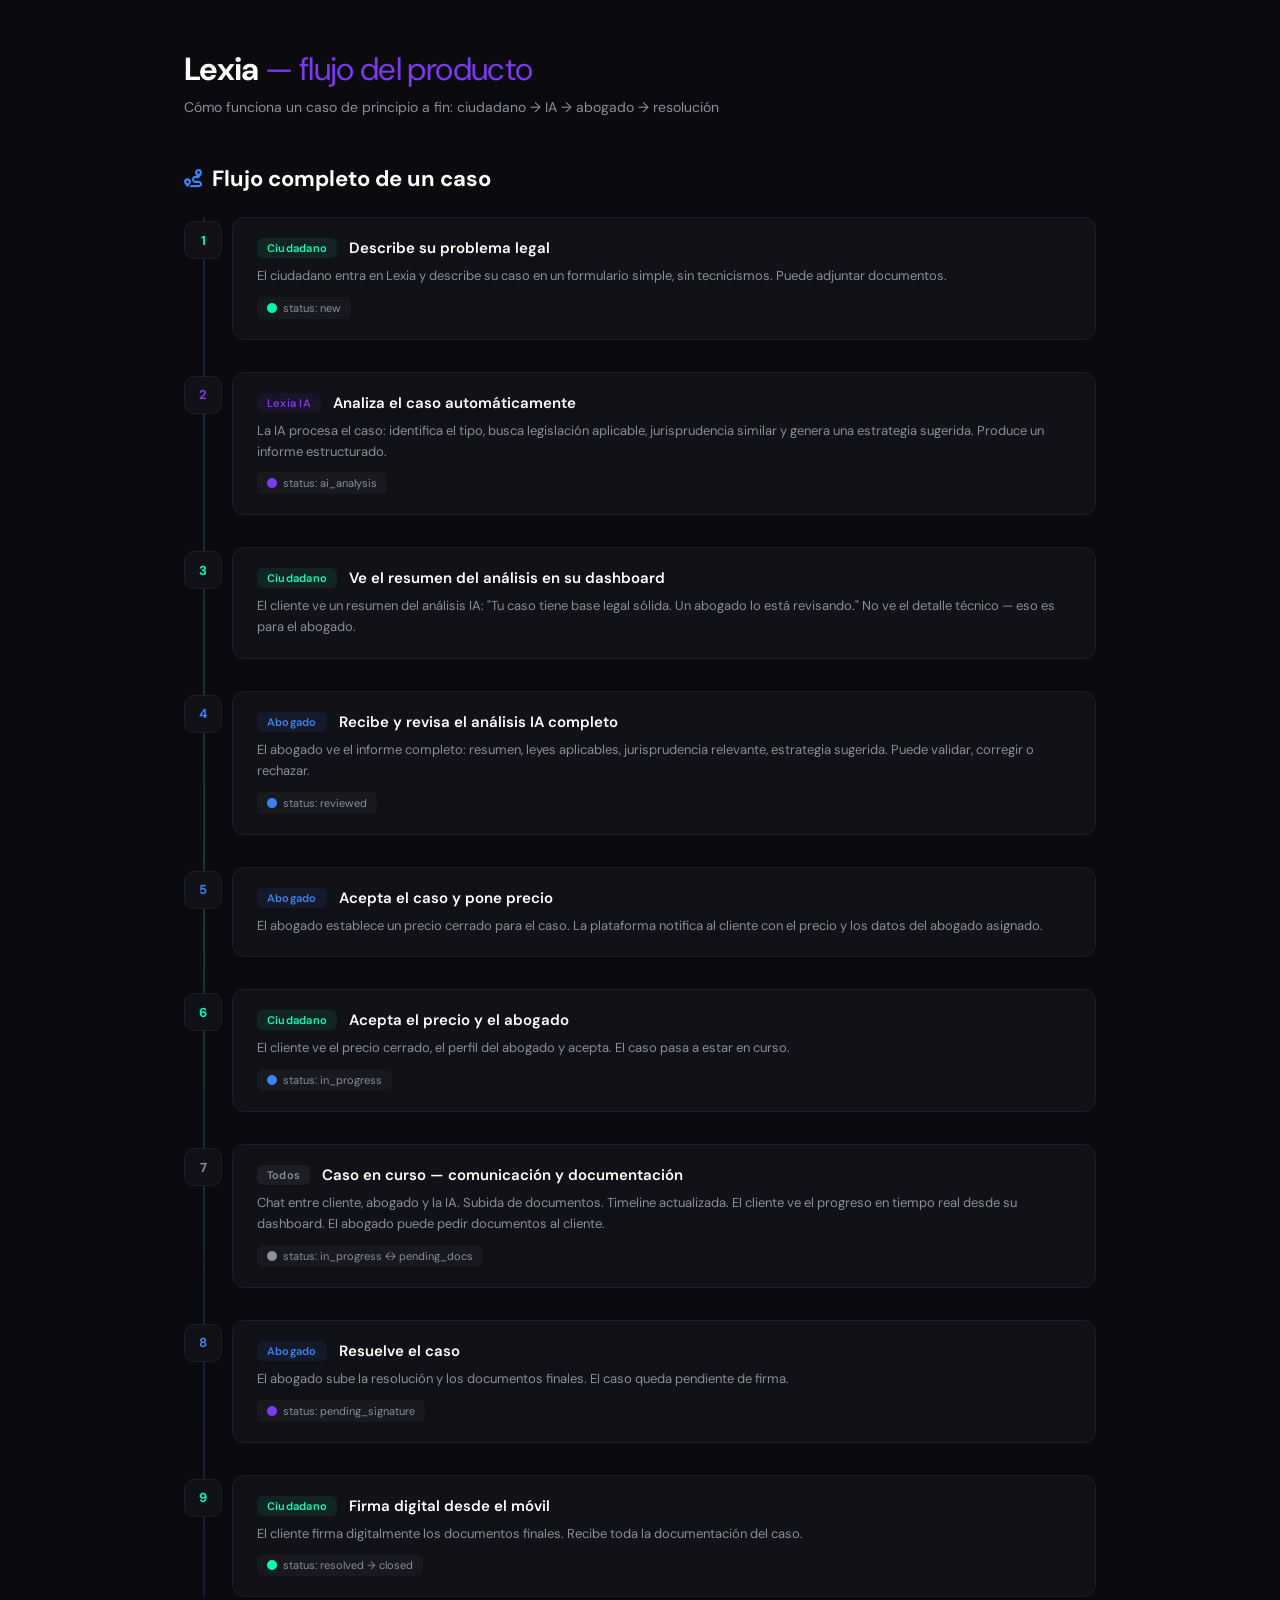
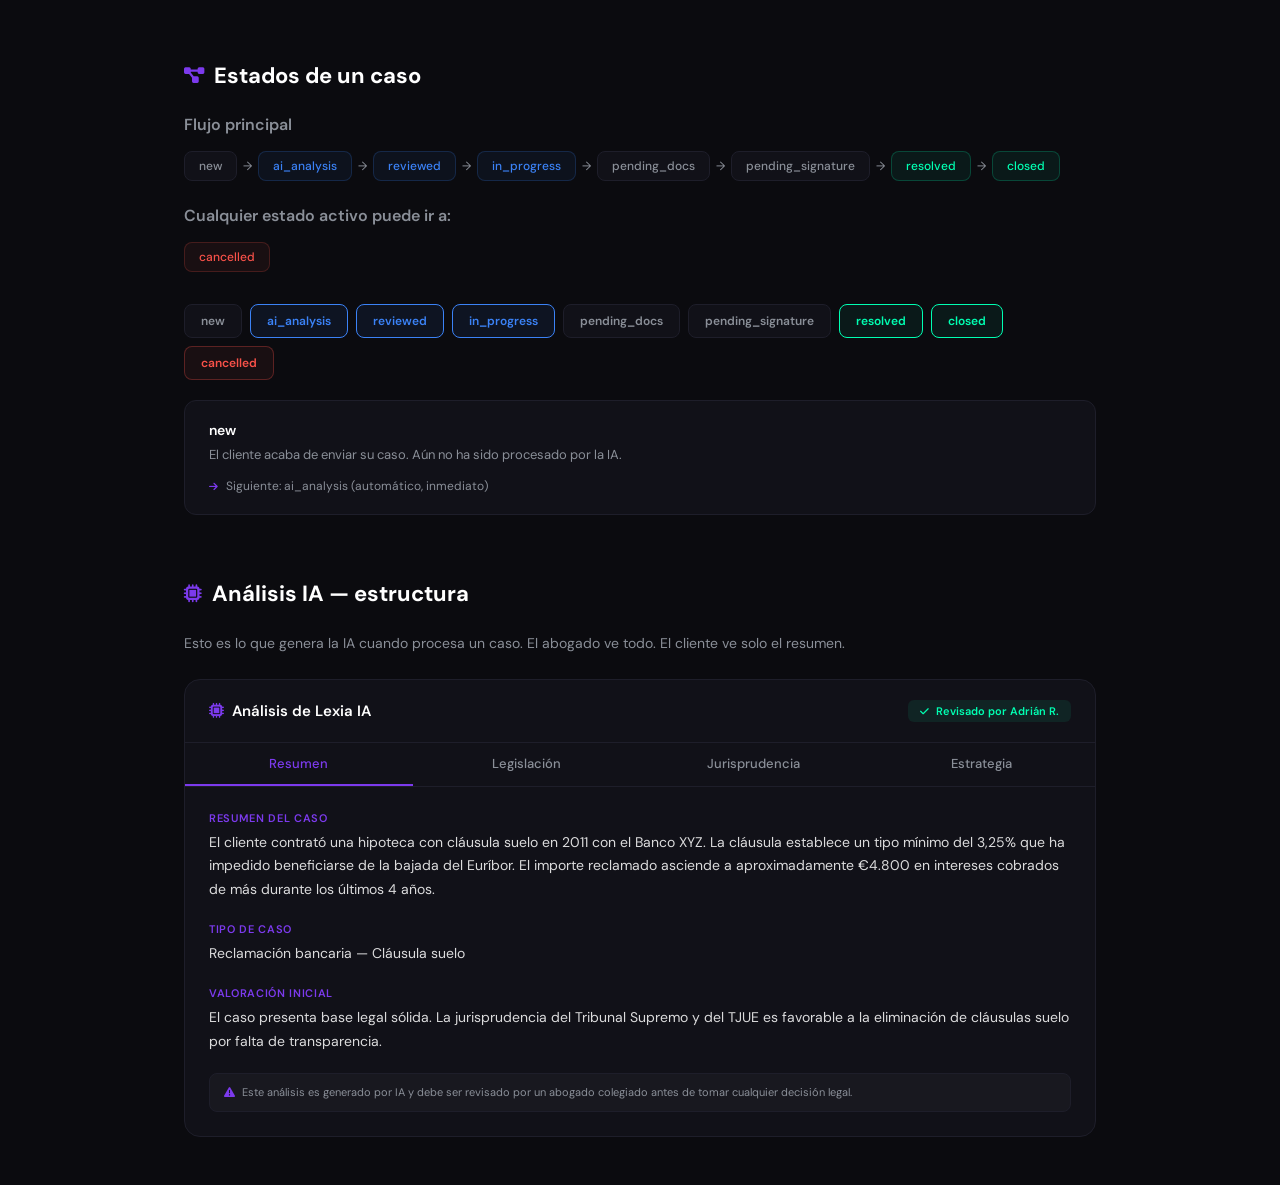
<file: lexia-flow.html>
<!DOCTYPE html>
<html lang="es">
<head>
<meta charset="UTF-8">
<meta name="viewport" content="width=device-width, initial-scale=1.0">
<title>Lexia — Flujo del producto</title>
<link href="https://cdnjs.cloudflare.com/ajax/libs/font-awesome/6.4.0/css/all.min.css" rel="stylesheet">
<link href="https://fonts.googleapis.com/css2?family=DM+Sans:wght@400;500;600;700&display=swap" rel="stylesheet">
<style>
:root{--bk:#0B0B0F;--bl:#3B82F6;--gr:#00FFB2;--vi:#7C3AED;--wh:#FFFFFF;--gy:#8A8F98;--dc:#111118;--db:#1E1E2A}
*{margin:0;padding:0;box-sizing:border-box}
body{font-family:'DM Sans',sans-serif;background:var(--bk);color:var(--wh);padding:48px 24px;max-width:960px;margin:0 auto;-webkit-font-smoothing:antialiased}

h1{font-size:32px;font-weight:700;letter-spacing:-.02em;margin-bottom:8px}
.sub{color:var(--gy);font-size:14px;margin-bottom:48px}
h2{font-size:22px;font-weight:700;margin-bottom:24px;display:flex;align-items:center;gap:10px}
h2 i{font-size:18px}
h3{font-size:16px;font-weight:600;margin-bottom:16px;color:var(--gy)}

/* FLOW SECTION */
.flow{position:relative;padding-left:48px;margin-bottom:64px}
.flow-line{position:absolute;left:19px;top:0;bottom:0;width:2px;background:linear-gradient(180deg,var(--bl),var(--gr),var(--vi));opacity:.2;border-radius:1px}
.step{position:relative;margin-bottom:32px}
.step:last-child{margin-bottom:0}
.step-dot{position:absolute;left:-48px;top:4px;width:38px;height:38px;border-radius:10px;display:flex;align-items:center;justify-content:center;font-size:13px;font-weight:700;border:1px solid var(--db);background:var(--dc);z-index:1}
.step-content{background:var(--dc);border:1px solid var(--db);border-radius:12px;padding:20px 24px;transition:border-color .2s}
.step-content:hover{border-color:rgba(255,255,255,.1)}
.step-head{display:flex;align-items:center;gap:12px;margin-bottom:8px}
.step-actor{font-size:11px;font-weight:600;padding:3px 10px;border-radius:6px;letter-spacing:.02em}
.actor-citizen{background:rgba(0,255,178,.08);color:var(--gr)}
.actor-ai{background:rgba(124,58,237,.08);color:var(--vi)}
.actor-lawyer{background:rgba(59,130,246,.08);color:var(--bl)}
.actor-shared{background:rgba(255,255,255,.05);color:var(--gy)}
.step-title{font-size:15px;font-weight:600}
.step-desc{font-size:13px;color:var(--gy);line-height:1.6}
.step-status{display:inline-flex;align-items:center;gap:6px;margin-top:10px;font-size:11px;color:var(--gy);background:rgba(255,255,255,.03);padding:4px 10px;border-radius:6px;font-family:'DM Sans',monospace}
.step-status i{font-size:10px}

/* STATUS STATE MACHINE */
.states{margin-bottom:64px}
.state-grid{display:flex;flex-wrap:wrap;gap:8px;margin-bottom:20px}
.state{font-size:12px;font-weight:600;padding:8px 16px;border-radius:8px;border:1px solid var(--db);background:var(--dc);color:var(--gy);cursor:default;transition:all .25s;position:relative}
.state:hover{border-color:rgba(255,255,255,.15);color:var(--wh)}
.state.active{border-color:var(--bl);background:rgba(59,130,246,.08);color:var(--bl)}
.state.done{border-color:var(--gr);background:rgba(0,255,178,.06);color:var(--gr)}
.state.cancel{border-color:rgba(248,81,73,.3);background:rgba(248,81,73,.06);color:#f85149}

.state-detail{background:var(--dc);border:1px solid var(--db);border-radius:12px;padding:20px 24px;display:none}
.state-detail.visible{display:block}
.state-detail h4{font-size:14px;font-weight:600;margin-bottom:6px}
.state-detail p{font-size:13px;color:var(--gy);line-height:1.6}
.state-detail .transition{display:flex;align-items:center;gap:8px;margin-top:12px;font-size:12px;color:var(--gy)}
.state-detail .transition i{color:var(--vi);font-size:10px}

/* ARROWS BETWEEN STATES */
.state-flow{display:flex;flex-wrap:wrap;align-items:center;gap:6px;margin-bottom:24px}
.state-flow .arrow{color:var(--gy);font-size:12px}
.state-flow .st{font-size:12px;font-weight:500;padding:6px 14px;border-radius:8px;background:var(--dc);border:1px solid var(--db);color:var(--gy);white-space:nowrap}
.state-flow .st.bl{border-color:rgba(59,130,246,.2);color:var(--bl);background:rgba(59,130,246,.06)}
.state-flow .st.gr{border-color:rgba(0,255,178,.2);color:var(--gr);background:rgba(0,255,178,.06)}
.state-flow .st.rd{border-color:rgba(248,81,73,.2);color:#f85149;background:rgba(248,81,73,.06)}

/* AI ANALYSIS */
.analysis{margin-bottom:64px}
.analysis-card{background:var(--dc);border:1px solid var(--db);border-radius:16px;overflow:hidden}
.analysis-header{padding:20px 24px;border-bottom:1px solid var(--db);display:flex;align-items:center;justify-content:space-between}
.analysis-header h4{font-size:15px;font-weight:600;display:flex;align-items:center;gap:8px}
.analysis-header h4 i{color:var(--vi)}
.analysis-badge{font-size:11px;font-weight:600;padding:4px 12px;border-radius:6px}
.badge-pending{background:rgba(210,153,34,.08);color:#d29922}
.badge-reviewed{background:rgba(0,255,178,.08);color:var(--gr)}

.analysis-tabs{display:flex;border-bottom:1px solid var(--db)}
.atab{flex:1;padding:12px 16px;font-size:13px;font-weight:500;color:var(--gy);text-align:center;cursor:pointer;border-bottom:2px solid transparent;transition:all .2s}
.atab:hover{color:var(--wh)}
.atab.active{color:var(--vi);border-bottom-color:var(--vi)}

.analysis-body{padding:24px}
.analysis-panel{display:none}
.analysis-panel.visible{display:block}

.ai-field{margin-bottom:20px}
.ai-field:last-child{margin-bottom:0}
.ai-label{font-size:11px;font-weight:600;color:var(--vi);text-transform:uppercase;letter-spacing:.06em;margin-bottom:6px}
.ai-value{font-size:14px;color:rgba(255,255,255,.85);line-height:1.7}
.ai-value ul{margin:8px 0 0 20px}
.ai-value li{margin-bottom:4px;color:var(--gy);font-size:13px}
.ai-value li strong{color:rgba(255,255,255,.8);font-weight:500}

.ai-law{background:rgba(59,130,246,.05);border:1px solid rgba(59,130,246,.12);border-radius:8px;padding:12px 16px;margin-bottom:8px}
.ai-law .law-ref{font-size:13px;font-weight:600;color:var(--bl);margin-bottom:2px}
.ai-law .law-desc{font-size:12px;color:var(--gy);line-height:1.5}

.ai-case{background:rgba(0,255,178,.04);border:1px solid rgba(0,255,178,.1);border-radius:8px;padding:12px 16px;margin-bottom:8px}
.ai-case .case-ref{font-size:13px;font-weight:600;color:var(--gr);margin-bottom:2px}
.ai-case .case-desc{font-size:12px;color:var(--gy);line-height:1.5}

.validate-btn{display:inline-flex;align-items:center;gap:8px;padding:12px 24px;border-radius:10px;font-size:14px;font-weight:600;background:linear-gradient(135deg,var(--bl),var(--vi));color:#fff;border:none;cursor:pointer;transition:all .2s;margin-top:8px}
.validate-btn:hover{transform:translateY(-1px);box-shadow:0 4px 20px rgba(59,130,246,.3)}

.disclaimer{font-size:11px;color:var(--gy);background:rgba(255,255,255,.03);border:1px solid var(--db);border-radius:8px;padding:10px 14px;margin-top:16px;line-height:1.5}
.disclaimer i{color:var(--vi);margin-right:4px}

/* RESPONSIVE */
@media(max-width:640px){
body{padding:32px 16px}
h1{font-size:24px}
.flow{padding-left:40px}
.step-dot{left:-40px;width:32px;height:32px;font-size:11px}
.state-flow{gap:4px}
.state-flow .st{font-size:11px;padding:4px 10px}
}
</style>
</head>
<body>

<h1>Lexia <span style="color:var(--vi);font-weight:400">— flujo del producto</span></h1>
<p class="sub">Cómo funciona un caso de principio a fin: ciudadano → IA → abogado → resolución</p>

<!-- ============================================ -->
<!-- SECTION 1: FULL PRODUCT FLOW -->
<!-- ============================================ -->
<h2><i class="fas fa-route" style="color:var(--bl)"></i> Flujo completo de un caso</h2>

<div class="flow">
<div class="flow-line"></div>

<div class="step">
<div class="step-dot" style="color:var(--gr)">1</div>
<div class="step-content">
<div class="step-head"><span class="step-actor actor-citizen">Ciudadano</span><span class="step-title">Describe su problema legal</span></div>
<div class="step-desc">El ciudadano entra en Lexia y describe su caso en un formulario simple, sin tecnicismos. Puede adjuntar documentos.</div>
<div class="step-status"><i class="fas fa-circle" style="color:var(--gr)"></i> status: new</div>
</div>
</div>

<div class="step">
<div class="step-dot" style="color:var(--vi)">2</div>
<div class="step-content">
<div class="step-head"><span class="step-actor actor-ai">Lexia IA</span><span class="step-title">Analiza el caso automáticamente</span></div>
<div class="step-desc">La IA procesa el caso: identifica el tipo, busca legislación aplicable, jurisprudencia similar y genera una estrategia sugerida. Produce un informe estructurado.</div>
<div class="step-status"><i class="fas fa-circle" style="color:var(--vi)"></i> status: ai_analysis</div>
</div>
</div>

<div class="step">
<div class="step-dot" style="color:var(--gr)">3</div>
<div class="step-content">
<div class="step-head"><span class="step-actor actor-citizen">Ciudadano</span><span class="step-title">Ve el resumen del análisis en su dashboard</span></div>
<div class="step-desc">El cliente ve un resumen del análisis IA: "Tu caso tiene base legal sólida. Un abogado lo está revisando." No ve el detalle técnico — eso es para el abogado.</div>
</div>
</div>

<div class="step">
<div class="step-dot" style="color:var(--bl)">4</div>
<div class="step-content">
<div class="step-head"><span class="step-actor actor-lawyer">Abogado</span><span class="step-title">Recibe y revisa el análisis IA completo</span></div>
<div class="step-desc">El abogado ve el informe completo: resumen, leyes aplicables, jurisprudencia relevante, estrategia sugerida. Puede validar, corregir o rechazar.</div>
<div class="step-status"><i class="fas fa-circle" style="color:var(--bl)"></i> status: reviewed</div>
</div>
</div>

<div class="step">
<div class="step-dot" style="color:var(--bl)">5</div>
<div class="step-content">
<div class="step-head"><span class="step-actor actor-lawyer">Abogado</span><span class="step-title">Acepta el caso y pone precio</span></div>
<div class="step-desc">El abogado establece un precio cerrado para el caso. La plataforma notifica al cliente con el precio y los datos del abogado asignado.</div>
</div>
</div>

<div class="step">
<div class="step-dot" style="color:var(--gr)">6</div>
<div class="step-content">
<div class="step-head"><span class="step-actor actor-citizen">Ciudadano</span><span class="step-title">Acepta el precio y el abogado</span></div>
<div class="step-desc">El cliente ve el precio cerrado, el perfil del abogado y acepta. El caso pasa a estar en curso.</div>
<div class="step-status"><i class="fas fa-circle" style="color:var(--bl)"></i> status: in_progress</div>
</div>
</div>

<div class="step">
<div class="step-dot" style="color:var(--gy)">7</div>
<div class="step-content">
<div class="step-head"><span class="step-actor actor-shared">Todos</span><span class="step-title">Caso en curso — comunicación y documentación</span></div>
<div class="step-desc">Chat entre cliente, abogado y la IA. Subida de documentos. Timeline actualizada. El cliente ve el progreso en tiempo real desde su dashboard. El abogado puede pedir documentos al cliente.</div>
<div class="step-status"><i class="fas fa-circle" style="color:var(--gy)"></i> status: in_progress ↔ pending_docs</div>
</div>
</div>

<div class="step">
<div class="step-dot" style="color:var(--bl)">8</div>
<div class="step-content">
<div class="step-head"><span class="step-actor actor-lawyer">Abogado</span><span class="step-title">Resuelve el caso</span></div>
<div class="step-desc">El abogado sube la resolución y los documentos finales. El caso queda pendiente de firma.</div>
<div class="step-status"><i class="fas fa-circle" style="color:var(--vi)"></i> status: pending_signature</div>
</div>
</div>

<div class="step">
<div class="step-dot" style="color:var(--gr)">9</div>
<div class="step-content">
<div class="step-head"><span class="step-actor actor-citizen">Ciudadano</span><span class="step-title">Firma digital desde el móvil</span></div>
<div class="step-desc">El cliente firma digitalmente los documentos finales. Recibe toda la documentación del caso.</div>
<div class="step-status"><i class="fas fa-circle" style="color:var(--gr)"></i> status: resolved → closed</div>
</div>
</div>

</div>

<!-- ============================================ -->
<!-- SECTION 2: CASE STATUS STATE MACHINE -->
<!-- ============================================ -->
<h2><i class="fas fa-diagram-project" style="color:var(--vi)"></i> Estados de un caso</h2>

<h3>Flujo principal</h3>
<div class="state-flow">
<span class="st">new</span><span class="arrow">→</span>
<span class="st bl">ai_analysis</span><span class="arrow">→</span>
<span class="st bl">reviewed</span><span class="arrow">→</span>
<span class="st bl">in_progress</span><span class="arrow">→</span>
<span class="st">pending_docs</span><span class="arrow">→</span>
<span class="st">pending_signature</span><span class="arrow">→</span>
<span class="st gr">resolved</span><span class="arrow">→</span>
<span class="st gr">closed</span>
</div>

<h3>Cualquier estado activo puede ir a:</h3>
<div class="state-flow" style="margin-bottom:32px">
<span class="st rd">cancelled</span>
</div>

<div class="state-grid" id="stateGrid">
<div class="state" data-state="new" onclick="showState('new')">new</div>
<div class="state active" data-state="ai_analysis" onclick="showState('ai_analysis')">ai_analysis</div>
<div class="state active" data-state="reviewed" onclick="showState('reviewed')">reviewed</div>
<div class="state active" data-state="in_progress" onclick="showState('in_progress')">in_progress</div>
<div class="state" data-state="pending_docs" onclick="showState('pending_docs')">pending_docs</div>
<div class="state" data-state="pending_signature" onclick="showState('pending_signature')">pending_signature</div>
<div class="state done" data-state="resolved" onclick="showState('resolved')">resolved</div>
<div class="state done" data-state="closed" onclick="showState('closed')">closed</div>
<div class="state cancel" data-state="cancelled" onclick="showState('cancelled')">cancelled</div>
</div>

<div id="stateDetails">
<div class="state-detail visible" data-detail="new">
<h4>new</h4>
<p>El cliente acaba de enviar su caso. Aún no ha sido procesado por la IA.</p>
<div class="transition"><i class="fas fa-arrow-right"></i> Siguiente: ai_analysis (automático, inmediato)</div>
</div>
<div class="state-detail" data-detail="ai_analysis">
<h4>ai_analysis</h4>
<p>La IA está analizando o ya ha analizado el caso. Se ha generado el informe con resumen, leyes, jurisprudencia y estrategia. Pendiente de revisión por un abogado.</p>
<div class="transition"><i class="fas fa-arrow-right"></i> Siguiente: reviewed (cuando el abogado revisa)</div>
</div>
<div class="state-detail" data-detail="reviewed">
<h4>reviewed</h4>
<p>El abogado ha revisado el análisis IA, ha validado (o corregido) la estrategia y ha aceptado el caso. Se establece el precio cerrado.</p>
<div class="transition"><i class="fas fa-arrow-right"></i> Siguiente: in_progress (cuando el cliente acepta)</div>
</div>
<div class="state-detail" data-detail="in_progress">
<h4>in_progress</h4>
<p>El abogado está trabajando en el caso. Hay comunicación activa entre cliente, abogado e IA. Documentos en movimiento.</p>
<div class="transition"><i class="fas fa-arrow-right"></i> Puede ir a: pending_docs (si falta documentación) o pending_signature (cuando se resuelve)</div>
</div>
<div class="state-detail" data-detail="pending_docs">
<h4>pending_docs</h4>
<p>El abogado necesita documentación adicional del cliente. El caso está bloqueado hasta que el cliente la suba.</p>
<div class="transition"><i class="fas fa-arrow-right"></i> Vuelve a: in_progress (cuando el cliente sube los docs)</div>
</div>
<div class="state-detail" data-detail="pending_signature">
<h4>pending_signature</h4>
<p>El caso está resuelto pero pendiente de firma digital. Los documentos finales están listos.</p>
<div class="transition"><i class="fas fa-arrow-right"></i> Siguiente: resolved (cuando el cliente firma)</div>
</div>
<div class="state-detail" data-detail="resolved">
<h4>resolved</h4>
<p>Caso resuelto. Documentación firmada. El cliente tiene acceso a toda la documentación.</p>
<div class="transition"><i class="fas fa-arrow-right"></i> Siguiente: closed (archivado)</div>
</div>
<div class="state-detail" data-detail="closed">
<h4>closed</h4>
<p>Caso archivado. Toda la documentación queda almacenada. No hay más acciones pendientes.</p>
</div>
<div class="state-detail" data-detail="cancelled">
<h4>cancelled</h4>
<p>El cliente o el abogado han cancelado el caso. Puede ocurrir desde cualquier estado activo.</p>
</div>
</div>

<!-- ============================================ -->
<!-- SECTION 3: AI ANALYSIS STRUCTURE -->
<!-- ============================================ -->
<h2 style="margin-top:64px"><i class="fas fa-microchip" style="color:var(--vi)"></i> Análisis IA — estructura</h2>
<p style="color:var(--gy);font-size:14px;margin-bottom:24px;line-height:1.6">Esto es lo que genera la IA cuando procesa un caso. El abogado ve todo. El cliente ve solo el resumen.</p>

<div class="analysis-card">
<div class="analysis-header">
<h4><i class="fas fa-microchip"></i> Análisis de Lexia IA</h4>
<span class="analysis-badge badge-reviewed"><i class="fas fa-check" style="margin-right:4px;font-size:10px"></i> Revisado por Adrián R.</span>
</div>

<div class="analysis-tabs">
<div class="atab active" onclick="showTab('summary')">Resumen</div>
<div class="atab" onclick="showTab('laws')">Legislación</div>
<div class="atab" onclick="showTab('juris')">Jurisprudencia</div>
<div class="atab" onclick="showTab('strategy')">Estrategia</div>
</div>

<div class="analysis-body">

<!-- Tab: Resumen -->
<div class="analysis-panel visible" data-panel="summary">
<div class="ai-field">
<div class="ai-label">Resumen del caso</div>
<div class="ai-value">El cliente contrató una hipoteca con cláusula suelo en 2011 con el Banco XYZ. La cláusula establece un tipo mínimo del 3,25% que ha impedido beneficiarse de la bajada del Euríbor. El importe reclamado asciende a aproximadamente €4.800 en intereses cobrados de más durante los últimos 4 años.</div>
</div>
<div class="ai-field">
<div class="ai-label">Tipo de caso</div>
<div class="ai-value">Reclamación bancaria — Cláusula suelo</div>
</div>
<div class="ai-field">
<div class="ai-label">Valoración inicial</div>
<div class="ai-value">El caso presenta base legal sólida. La jurisprudencia del Tribunal Supremo y del TJUE es favorable a la eliminación de cláusulas suelo por falta de transparencia.</div>
</div>

<div class="disclaimer"><i class="fas fa-triangle-exclamation"></i> Este análisis es generado por IA y debe ser revisado por un abogado colegiado antes de tomar cualquier decisión legal.</div>
</div>

<!-- Tab: Legislación -->
<div class="analysis-panel" data-panel="laws">
<div class="ai-field">
<div class="ai-label">Legislación aplicable</div>
<div class="ai-value">
<div class="ai-law">
<div class="law-ref">Ley 7/1998, de 13 de abril — Condiciones Generales de la Contratación</div>
<div class="law-desc">Art. 5 y 7: obligación de transparencia e información al consumidor. Las cláusulas que no superen el control de transparencia pueden ser declaradas nulas.</div>
</div>
<div class="ai-law">
<div class="law-ref">Real Decreto Legislativo 1/2007 — Ley General para la Defensa de los Consumidores</div>
<div class="law-desc">Art. 80-91: protección frente a cláusulas abusivas en contratos con consumidores.</div>
</div>
<div class="ai-law">
<div class="law-ref">Directiva 93/13/CEE del Consejo</div>
<div class="law-desc">Directiva europea sobre cláusulas abusivas en contratos celebrados con consumidores. Base de la doctrina del TJUE.</div>
</div>
</div>
</div>
</div>

<!-- Tab: Jurisprudencia -->
<div class="analysis-panel" data-panel="juris">
<div class="ai-field">
<div class="ai-label">Jurisprudencia relevante</div>
<div class="ai-value">
<div class="ai-case">
<div class="case-ref">STS 241/2013, de 9 de mayo — Tribunal Supremo</div>
<div class="case-desc">Sentencia que establece el doble control de transparencia para cláusulas suelo. La cláusula debe superar tanto el control de incorporación como el de comprensibilidad real.</div>
</div>
<div class="ai-case">
<div class="case-ref">STJUE C-154/15, C-307/15 y C-308/15, de 21 de diciembre de 2016</div>
<div class="case-desc">El TJUE dictamina que la limitación temporal de efectos de la nulidad de cláusulas suelo es contraria al Derecho de la UE. Retroactividad total en la devolución.</div>
</div>
<div class="ai-case">
<div class="case-ref">STS 123/2017, de 24 de febrero — Tribunal Supremo</div>
<div class="case-desc">Confirma la retroactividad total en la devolución de cantidades cobradas indebidamente por cláusulas suelo, en línea con la doctrina del TJUE.</div>
</div>
</div>
</div>
</div>

<!-- Tab: Estrategia -->
<div class="analysis-panel" data-panel="strategy">
<div class="ai-field">
<div class="ai-label">Estrategia sugerida por la IA</div>
<div class="ai-value">
<ul>
<li><strong>Fase 1 — Reclamación extrajudicial:</strong> Enviar reclamación formal al Banco XYZ solicitando la eliminación de la cláusula y la devolución íntegra de las cantidades cobradas de más.</li>
<li><strong>Fase 2 — Plazo de respuesta:</strong> El banco tiene 2 meses para responder (Real Decreto-ley 1/2017). Si no responde o rechaza, se abre la vía judicial.</li>
<li><strong>Fase 3 — Demanda judicial:</strong> Interponer demanda de juicio ordinario solicitando la nulidad de la cláusula por falta de transparencia y la restitución de las cantidades con intereses legales.</li>
<li><strong>Costas:</strong> En caso de estimación total, las costas serán a cargo de la entidad bancaria.</li>
</ul>
</div>
</div>

<button class="validate-btn" onclick="this.innerHTML='<i class=\'fas fa-check\'></i> Validado por Adrián R.';this.style.background='var(--gr)';this.style.color='#0B0B0F'">
<i class="fas fa-check-circle"></i> Validar estrategia
</button>

<div class="disclaimer"><i class="fas fa-triangle-exclamation"></i> La estrategia es una sugerencia de la IA. El abogado debe revisarla, adaptarla al caso concreto y validarla antes de ejecutar cualquier acción.</div>
</div>

</div>
</div>

<script>
function showState(s){
document.querySelectorAll('.state-detail').forEach(d=>d.classList.remove('visible'));
const el=document.querySelector('[data-detail="'+s+'"]');
if(el)el.classList.add('visible');
}

function showTab(t){
document.querySelectorAll('.atab').forEach(a=>a.classList.remove('active'));
document.querySelectorAll('.analysis-panel').forEach(p=>p.classList.remove('visible'));
event.target.classList.add('active');
const p=document.querySelector('[data-panel="'+t+'"]');
if(p)p.classList.add('visible');
}
</script>
</body>
</html>
</file>
<file: assets/palette.css>
/* ============================================
   Lexia — CSS Palette
   ============================================ */
:root {
  --bk:#0B0B0F;
  --bl:#3B82F6;
  --gr:#00FFB2;
  --vi:#7C3AED;
  --wh:#FFFFFF;
  --gy:#8A8F98;
  --dc:#111118;
  --db:#1E1E2A
}
/* ── Semantic colors (used inline) ── */
/* red:     #FF4444 / #FF6B6B  — problem cards, errors */
/* yellow:  #FBBF24            — stars, ratings */
/* ── Gradients ── */
/* primary:  linear-gradient(135deg, var(--bl), var(--vi))           — CTAs */
/* text:     linear-gradient(135deg, var(--bl), var(--gr), var(--vi)) — gradient text */
/* metric:   linear-gradient(135deg, var(--gr), var(--bl))           — numbers */
/* ── Opacity patterns ── */
/* blue bg:    rgba(59, 130, 246, .1)  */
/* violet bg:  rgba(124, 58, 237, .1)  */
/* green bg:   rgba(0, 255, 178, .1)   */
/* red bg:     rgba(255, 68, 68, .1)   */
/* white bg:   rgba(255, 255, 255, .03-.05) */
</file>
<file: assets/styles.css>
@import url('https://fonts.googleapis.com/css2?family=Inter:wght@300;400;500;600;700;800;900&display=swap');
*,*::before,*::after{margin:0;padding:0;box-sizing:border-box}

html{scroll-behavior:smooth}
body{font-family:'Inter',sans-serif;background:var(--bk);color:var(--wh);overflow-x:hidden;-webkit-font-smoothing:antialiased}
::-webkit-scrollbar{width:5px}::-webkit-scrollbar-track{background:var(--bk)}::-webkit-scrollbar-thumb{background:var(--vi);border-radius:3px}
.gradient-text{background:linear-gradient(135deg,var(--bl),var(--gr),var(--vi));-webkit-background-clip:text;-webkit-text-fill-color:transparent;background-clip:text}

/* NAV */
nav{position:fixed;top:0;left:0;right:0;z-index:1000;padding:14px 40px;display:flex;align-items:center;justify-content:space-between;background:rgba(11,11,15,.7);backdrop-filter:blur(20px);border-bottom:1px solid rgba(255,255,255,.05);transition:all .3s}
.nl{display:flex;align-items:center;gap:14px;font-weight:800;font-size:1.6rem;text-decoration:none;color:#fff}
.nl svg{width:48px;height:48px}
.nl .leg{font-size:.7rem;font-weight:700;letter-spacing:.22em;color:var(--gr);text-transform:uppercase;margin-left:3px}
.nk{display:flex;gap:28px;align-items:center;flex:1;margin-left:40px}
.nk a{color:var(--bl);text-decoration:none;font-size:.85rem;font-weight:500;transition:color .2s}.nk a:hover{color:#fff}
.nc{background:var(--bl);color:#fff!important;padding:10px 22px;border-radius:10px;font-weight:600!important;transition:all .3s!important;margin-left:auto}
.nc:hover{background:#2563EB;transform:translateY(-1px);box-shadow:0 4px 18px rgba(59,130,246,.4)}
.mm{display:none;background:none;border:none;color:#fff;font-size:1.4rem;cursor:pointer}

/* HERO */
.hero{min-height:100vh;display:flex;flex-direction:column;align-items:center;justify-content:center;text-align:center;padding:120px 24px 80px;position:relative;overflow:hidden}
.hero::before{content:'';position:absolute;top:-200px;left:50%;transform:translateX(-50%);width:800px;height:800px;background:radial-gradient(circle,rgba(59,130,246,.12) 0%,rgba(124,58,237,.06) 40%,transparent 70%);pointer-events:none}
.hb{display:inline-flex;align-items:center;gap:8px;padding:8px 20px;border-radius:100px;background:rgba(59,130,246,.1);border:1px solid rgba(59,130,246,.2);font-size:.8rem;font-weight:500;color:var(--bl);margin-bottom:32px;animation:fU .8s ease}
.hb .dot{width:6px;height:6px;border-radius:50%;background:var(--gr);animation:pd 2s infinite}
@keyframes pd{0%,100%{opacity:1}50%{opacity:.4}}
.hero h1{font-size:clamp(2.8rem,6vw,5.5rem);font-weight:800;line-height:1.05;letter-spacing:-.03em;max-width:900px;margin-bottom:24px;animation:fU .8s ease .1s both}
.hero>p{font-size:clamp(1.05rem,2vw,1.3rem);color:var(--gy);max-width:580px;line-height:1.6;margin-bottom:48px;animation:fU .8s ease .2s both}
.hc{display:flex;gap:16px;flex-wrap:wrap;justify-content:center;animation:fU .8s ease .3s both}
.bp{padding:16px 36px;border-radius:14px;font-size:1rem;font-weight:600;background:linear-gradient(135deg,var(--bl),var(--vi));color:#fff;border:none;cursor:pointer;transition:all .3s;text-decoration:none;display:inline-flex;align-items:center;gap:8px}
.bp:hover{transform:translateY(-2px);box-shadow:0 8px 32px rgba(59,130,246,.4)}
.bs{padding:16px 36px;border-radius:14px;font-size:1rem;font-weight:600;background:rgba(255,255,255,.05);color:#fff;border:1px solid var(--db);cursor:pointer;transition:all .3s;text-decoration:none;display:inline-flex;align-items:center;gap:8px}
.bs:hover{background:rgba(255,255,255,.1);border-color:rgba(255,255,255,.15)}

/* DASHBOARD */
.hd{margin-top:64px;width:100%;max-width:1100px;background:var(--dc);border:1px solid var(--db);border-radius:20px;overflow:hidden;animation:fU 1s ease .5s both;box-shadow:0 40px 80px rgba(0,0,0,.5),0 0 120px rgba(59,130,246,.08)}
.dt{display:flex;align-items:center;justify-content:space-between;padding:16px 24px;border-bottom:1px solid var(--db)}
.dd{display:flex;gap:8px}.dd span{width:12px;height:12px;border-radius:50%}.dd span:nth-child(1){background:#FF5F57}.dd span:nth-child(2){background:#FEBC2E}.dd span:nth-child(3){background:#28C840}
.du{background:rgba(255,255,255,.05);padding:6px 20px;border-radius:8px;font-size:.75rem;color:var(--gy)}
.dbody{display:grid;grid-template-columns:220px 1fr;min-height:400px}
.dsb{border-right:1px solid var(--db);padding:20px 16px;display:flex;flex-direction:column;gap:4px}
.dsi{display:flex;align-items:center;gap:10px;padding:10px 12px;border-radius:10px;font-size:.82rem;color:var(--gy);transition:all .2s;cursor:pointer}
.dsi:hover,.dsi.ac{background:rgba(59,130,246,.1);color:#fff}.dsi.ac{color:var(--bl)}
.dsi i{width:18px;text-align:center;font-size:.85rem}
.dcon{padding:24px}
.dh{display:flex;justify-content:space-between;align-items:center;margin-bottom:24px}
.dh h3{font-size:1.1rem;font-weight:700}
.dsg{display:grid;grid-template-columns:repeat(3,1fr);gap:16px;margin-bottom:24px}
.dst{background:rgba(255,255,255,.03);border:1px solid var(--db);border-radius:14px;padding:20px}
.dst .lb{font-size:.75rem;color:var(--gy);margin-bottom:8px}
.dst .vl{font-size:1.5rem;font-weight:700}
.dst .ch{font-size:.75rem;color:var(--gr);margin-top:4px}
.dtl{display:flex;flex-direction:column;gap:12px}
.ti{display:flex;align-items:center;gap:16px;padding:14px 16px;background:rgba(255,255,255,.02);border-radius:12px;border:1px solid var(--db)}
.tdo{width:10px;height:10px;border-radius:50%;flex-shrink:0}
.tdo.g{background:var(--gr);box-shadow:0 0 10px rgba(0,255,178,.4)}
.tdo.b{background:var(--bl);box-shadow:0 0 10px rgba(59,130,246,.4)}
.tdo.v{background:var(--vi);box-shadow:0 0 10px rgba(124,58,237,.4)}
.tif{flex:1}.tif .tt{font-size:.85rem;font-weight:600}.tif .td{font-size:.75rem;color:var(--gy)}
.ts-badge{font-size:.7rem;padding:4px 12px;border-radius:100px;font-weight:600}
.ts-d{background:rgba(0,255,178,.1);color:var(--gr)}.ts-p{background:rgba(59,130,246,.1);color:var(--bl)}.ts-w{background:rgba(124,58,237,.1);color:var(--vi)}

/* SECTIONS */
section{padding:56px 24px;max-width:1200px;margin:0 auto}
.sl{display:inline-flex;align-items:center;gap:8px;font-size:.8rem;font-weight:600;color:var(--bl);text-transform:uppercase;letter-spacing:.1em;margin-bottom:16px}
.st{font-size:clamp(2rem,4vw,3.2rem);font-weight:800;line-height:1.1;letter-spacing:-.02em;margin-bottom:20px}
.sd{font-size:1.1rem;color:var(--gy);max-width:600px;line-height:1.7}

/* CARDS */
.cg{display:grid;gap:20px;margin-top:40px}
.cg4{grid-template-columns:repeat(auto-fit,minmax(260px,1fr))}
.cg3{grid-template-columns:repeat(auto-fit,minmax(340px,1fr))}
.cd{background:var(--dc);border:1px solid var(--db);border-radius:18px;padding:32px;transition:all .3s;position:relative;overflow:hidden}
.cd:hover{transform:translateY(-4px)}
.cd::before{content:'';position:absolute;top:0;left:0;right:0;height:2px;opacity:0;transition:opacity .3s}
.cd:hover::before{opacity:1}
.cd.red::before{background:linear-gradient(90deg,#FF4444,#FF6B6B)}.cd.red:hover{border-color:rgba(255,68,68,.2)}
.cd.blue::before{background:linear-gradient(90deg,var(--bl),var(--gr))}.cd.blue:hover{border-color:rgba(59,130,246,.2)}
.cd.feat{padding:40px}.cd.feat:hover{border-color:rgba(124,58,237,.3)}
.ci{width:48px;height:48px;border-radius:14px;display:flex;align-items:center;justify-content:center;font-size:1.2rem;margin-bottom:20px}
.ci.lg{width:56px;height:56px;border-radius:16px;font-size:1.4rem;margin-bottom:24px}
.cd h4{font-size:1.05rem;font-weight:700;margin-bottom:10px}.cd.feat h4{font-size:1.15rem;margin-bottom:12px}
.cd p{font-size:.9rem;color:var(--gy);line-height:1.6}

/* STEPS */
.steps{margin-top:40px;position:relative}
.steps-line{position:absolute;left:39px;top:0;bottom:0;width:2px;background:linear-gradient(180deg,var(--bl),var(--gr),var(--vi));opacity:.25}
.si{display:flex;gap:32px;margin-bottom:56px;position:relative;align-items:flex-start}
.sn{width:80px;height:80px;border-radius:20px;flex-shrink:0;background:var(--dc);border:1px solid var(--db);display:flex;align-items:center;justify-content:center;font-size:1.8rem;font-weight:800;position:relative;z-index:1;transition:all .3s}
.si:hover .sn{border-color:var(--bl);box-shadow:0 0 30px rgba(59,130,246,.15)}
.sc{flex:1;padding-top:10px}
.sc h4{font-size:1.2rem;font-weight:700;margin-bottom:8px}
.sc p{font-size:.92rem;color:var(--gy);line-height:1.7}
.stag{display:inline-flex;align-items:center;gap:6px;padding:4px 12px;border-radius:8px;font-size:.7rem;font-weight:600;margin-top:12px;margin-right:6px}
.stag.ai{background:rgba(124,58,237,.1);color:var(--vi)}.stag.fast{background:rgba(0,255,178,.1);color:var(--gr)}.stag.human{background:rgba(59,130,246,.1);color:var(--bl)}
.smk{background:var(--dc);border:1px solid var(--db);border-radius:14px;padding:20px;margin-top:16px;max-width:480px}
.smk-bar{display:flex;gap:5px;margin-bottom:12px}.smk-bar span{width:7px;height:7px;border-radius:50%}.smk-bar span:nth-child(1){background:#FF5F57}.smk-bar span:nth-child(2){background:#FEBC2E}.smk-bar span:nth-child(3){background:#28C840}
.cb{padding:10px 14px;border-radius:11px;font-size:.78rem;margin-bottom:7px;max-width:85%;line-height:1.5}
.cb.u{background:rgba(59,130,246,.15);color:var(--bl);margin-left:auto;border-bottom-right-radius:3px}
.cb.a{background:rgba(124,58,237,.1);color:rgba(255,255,255,.8);border-bottom-left-radius:3px}
.cb .al{font-size:.63rem;color:var(--vi);font-weight:700;margin-bottom:3px}
.mpr{height:5px;border-radius:3px;background:rgba(255,255,255,.05);margin-top:6px;overflow:hidden}.mpr-f{height:100%;border-radius:3px;background:linear-gradient(90deg,var(--gr),var(--bl))}

/* AI FLOW */
.aiv{margin-top:40px;background:var(--dc);border:1px solid var(--db);border-radius:20px;padding:40px;position:relative;overflow:hidden}
.aiv::after{content:'';position:absolute;top:-50%;right:-20%;width:400px;height:400px;background:radial-gradient(circle,rgba(124,58,237,.1),transparent 70%);pointer-events:none}
.aif{display:flex;align-items:center;justify-content:center;gap:20px;flex-wrap:wrap;position:relative;z-index:1}
.ain{background:rgba(255,255,255,.03);border:1px solid var(--db);border-radius:16px;padding:22px;text-align:center;min-width:150px;transition:all .3s}
.ain:hover{border-color:var(--vi);transform:scale(1.05)}
.ain .ic{font-size:1.8rem;margin-bottom:10px;display:block}.ain .lb{font-size:.83rem;font-weight:600}.ain .su{font-size:.72rem;color:var(--gy);margin-top:3px}
.aia{color:var(--vi);font-size:1.1rem}

/* CTA FINAL */
.fcta{text-align:center;padding:56px 24px;position:relative;overflow:hidden}
.fcta::before{content:'';position:absolute;top:50%;left:50%;transform:translate(-50%,-50%);width:600px;height:600px;background:radial-gradient(circle,rgba(124,58,237,.15) 0%,rgba(59,130,246,.08) 40%,transparent 70%);pointer-events:none}
.fcta h2{font-size:clamp(2.2rem,4vw,3.5rem);font-weight:800;line-height:1.1;margin-bottom:20px;position:relative}
.fcta>p{font-size:1.15rem;color:var(--gy);margin-bottom:40px;position:relative}
.fcta .hc{margin-top:32px}

/* FOOTER */
footer{border-top:1px solid var(--db);padding:64px 24px 32px;max-width:1200px;margin:0 auto}
.fgrid{display:grid;grid-template-columns:2.5fr repeat(2,1fr);gap:48px;margin-bottom:48px}
.fbrand p{color:var(--gy);font-size:.86rem;line-height:1.6;margin-top:14px;max-width:320px}
.flaw{margin-top:20px;padding-top:18px;border-top:1px solid var(--db)}
.flaw-n{font-weight:700;font-size:.92rem;color:#fff;margin-bottom:3px}
.flaw-i{font-size:.76rem;color:var(--gy);line-height:1.6}
.flaw-b{display:inline-flex;align-items:center;gap:6px;padding:4px 12px;border-radius:8px;font-size:.68rem;font-weight:600;background:rgba(0,255,178,.08);color:var(--gr);margin-top:8px}
.fcol h5{font-size:.78rem;font-weight:700;text-transform:uppercase;letter-spacing:.1em;margin-bottom:16px;color:var(--gy)}
.fcol a{display:block;color:rgba(255,255,255,.6);font-size:.86rem;text-decoration:none;padding:4px 0;transition:color .2s}.fcol a:hover{color:#fff}
.fbot{display:flex;justify-content:space-between;align-items:center;padding-top:32px;border-top:1px solid var(--db);font-size:.78rem;color:var(--gy);flex-wrap:wrap;gap:16px}
.fsoc{display:flex;gap:16px}.fsoc a{color:var(--gy);font-size:1.1rem;transition:color .2s;text-decoration:none}.fsoc a:hover{color:#fff}

/* ANIM */
@keyframes fU{from{opacity:0;transform:translateY(30px)}to{opacity:1;transform:none}}
.rv{opacity:0;transform:translateY(40px);transition:all .8s cubic-bezier(.16,1,.3,1)}.rv.vis{opacity:1;transform:none}

@media(max-width:768px){
/* NAV */
nav{padding:10px 16px}
.nl{font-size:1.3rem;gap:10px}
.nl svg{width:36px;height:36px}
.nk{display:flex;gap:0;margin-left:auto}
.nk a:not(.nc){display:none}
.nc{padding:8px 16px;font-size:.78rem;border-radius:8px}
.mm{display:none}

/* HERO */
.hero{min-height:100vh;padding:120px 16px 60px}
.hero h1{font-size:clamp(2.4rem,9vw,3.5rem);margin-bottom:20px}
.hero>p{font-size:1.05rem;margin-bottom:40px}
.hb{font-size:.78rem;padding:8px 16px;margin-bottom:24px}
.hc{flex-direction:column;align-items:center;gap:12px}
.bp{padding:14px 28px;font-size:.9rem}
.bs{padding:14px 28px;font-size:.9rem}

/* DASHBOARD */
.hd{margin-top:40px;border-radius:14px}
.dt{padding:12px 16px}
.dbody{grid-template-columns:1fr;min-height:auto}
.dsb{display:none}
.dcon{padding:16px}
.dh{flex-direction:column;align-items:flex-start;gap:8px}
.dsg{grid-template-columns:1fr;gap:12px}
.dst{padding:16px}
.dst .vl{font-size:1.2rem}
.ti{padding:12px;gap:10px}
.ts-badge{font-size:.65rem;padding:3px 8px}

/* SECTIONS */
section{padding:40px 16px}
.st{font-size:clamp(1.6rem,6vw,2.2rem);margin-bottom:14px}
.sd{font-size:.95rem}

/* CARDS */
.cg{margin-top:28px;gap:14px}
.cg4{grid-template-columns:1fr}
.cg3{grid-template-columns:1fr}
.cd{padding:24px}
.cd.feat{padding:28px}
.ci{width:40px;height:40px;font-size:1rem;margin-bottom:14px}
.ci.lg{width:48px;height:48px;font-size:1.2rem;margin-bottom:18px}

/* STEPS */
.steps{margin-top:28px}
.steps-line{left:23px}
.si{gap:16px;margin-bottom:32px}
.sn{width:48px;height:48px;border-radius:14px;font-size:1.2rem}
.sc{padding-top:4px}
.sc h4{font-size:1.05rem}
.sc p{font-size:.85rem}
.smk{padding:14px;max-width:100%}

/* AI FLOW */
.aiv{padding:24px;border-radius:14px}
.aif{flex-direction:column;gap:12px}
.ain{min-width:auto;width:100%;padding:16px}
.aia{transform:rotate(90deg)}

/* CTA */
.fcta{padding:40px 16px}
.fcta h2{font-size:clamp(1.8rem,6vw,2.5rem)}
.fcta>p{font-size:.95rem;margin-bottom:24px}
.fcta .hc{margin-top:20px}

/* FOOTER */
footer{padding:40px 16px 24px}
.fgrid{grid-template-columns:1fr;gap:28px;margin-bottom:32px}
.fbot{flex-direction:column;align-items:center;text-align:center;gap:12px;padding-top:24px}
}
</file>
